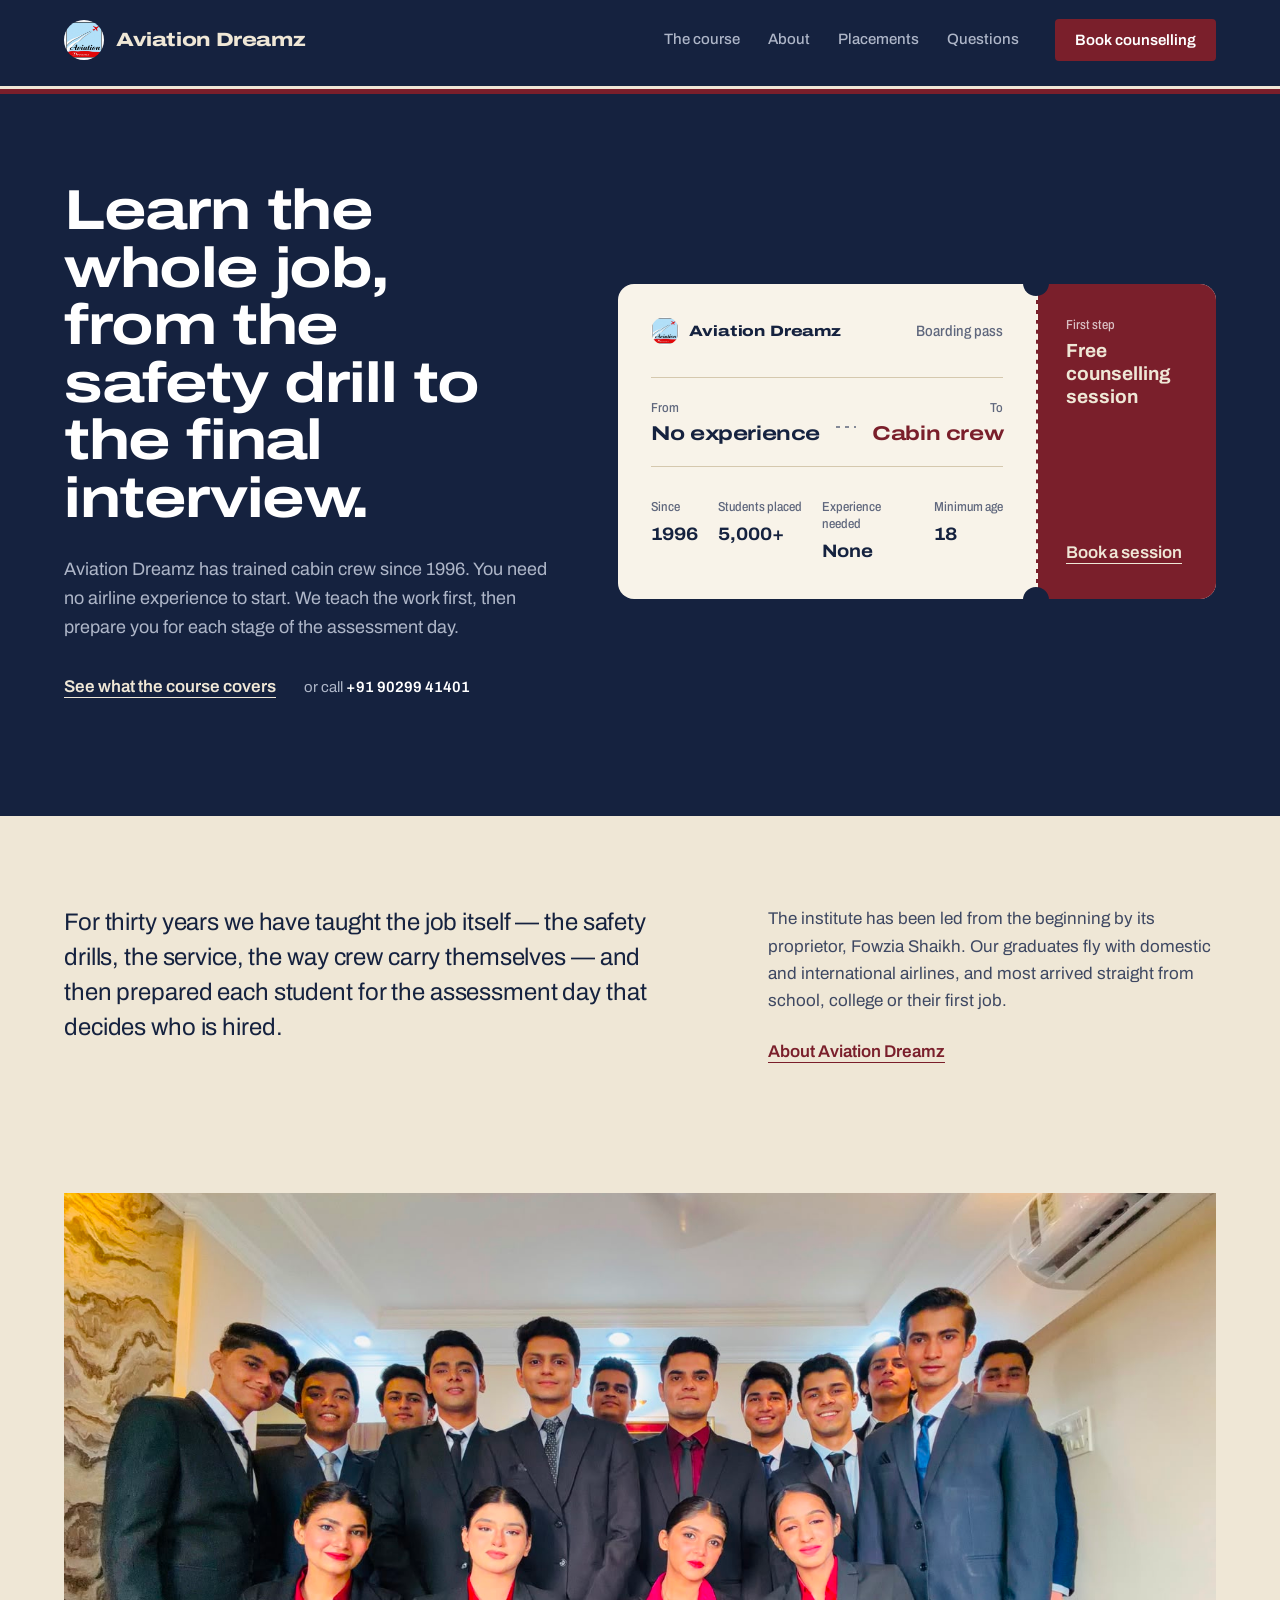
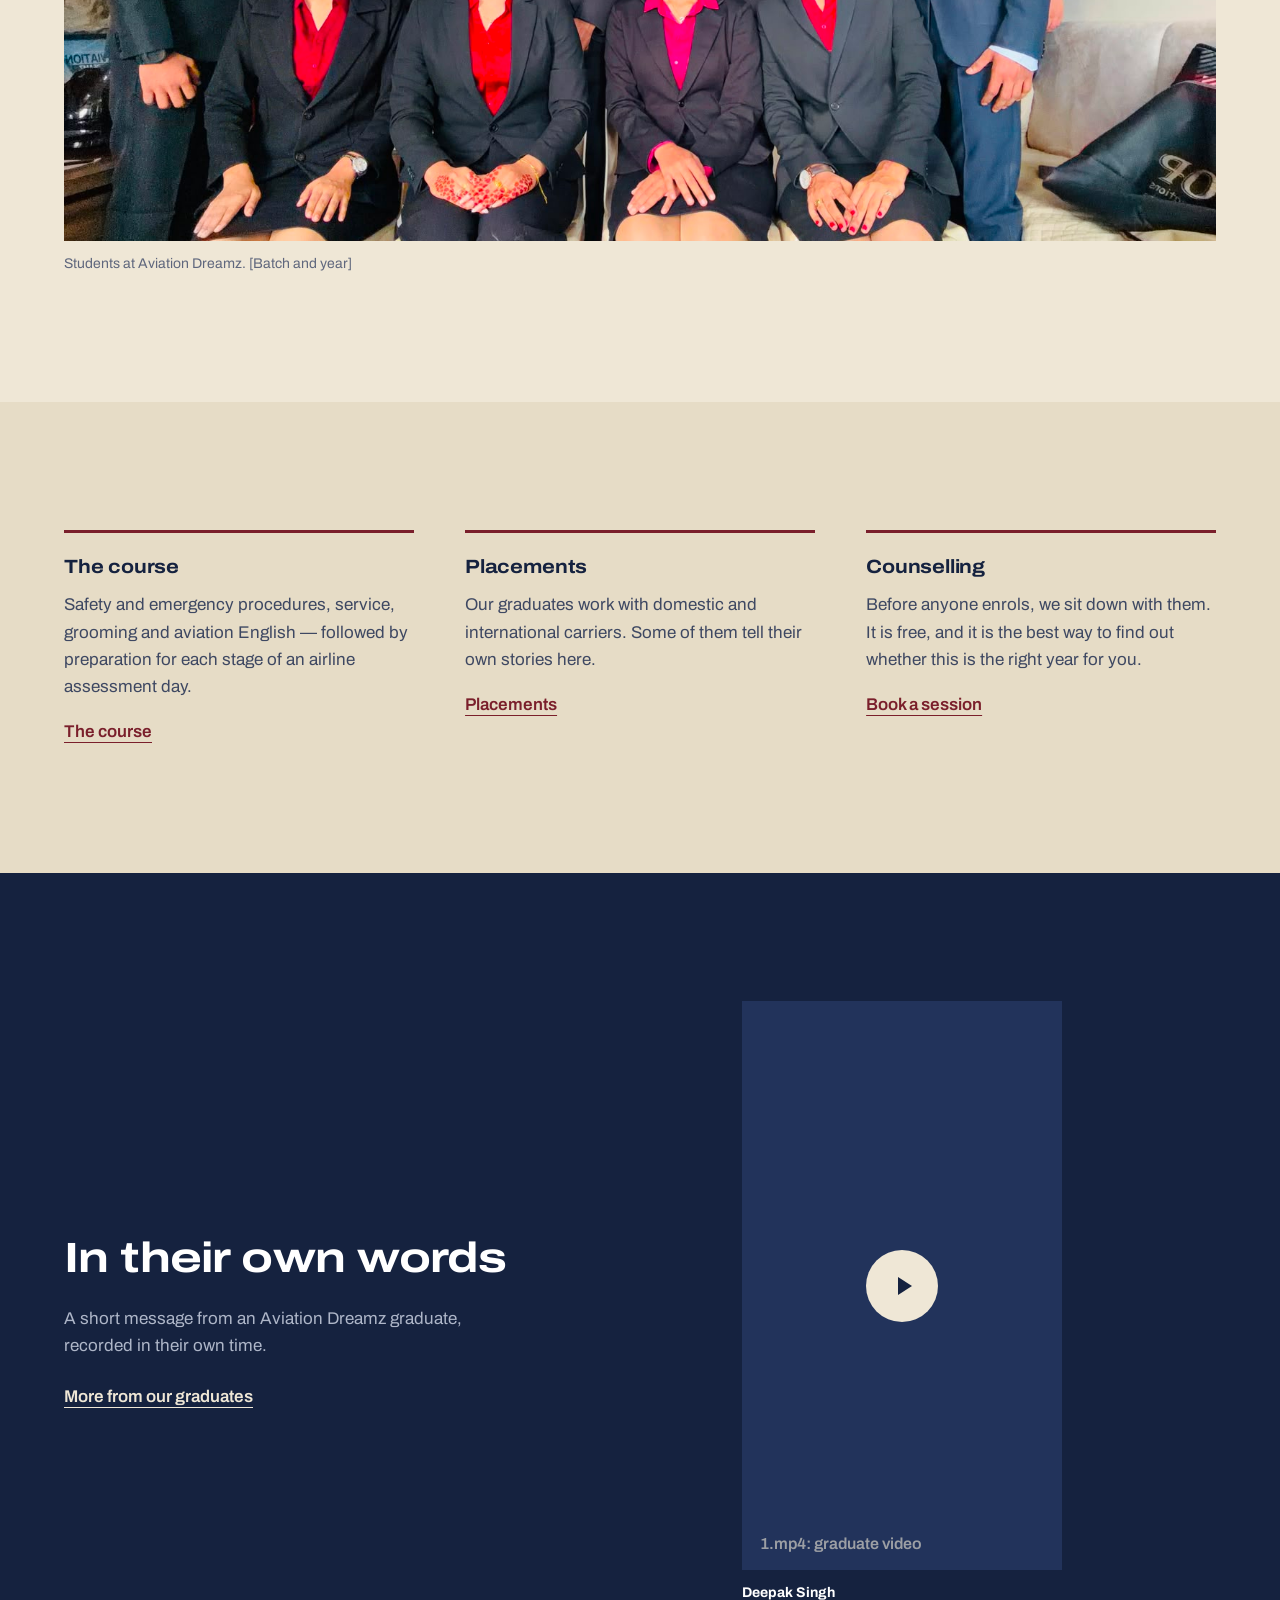
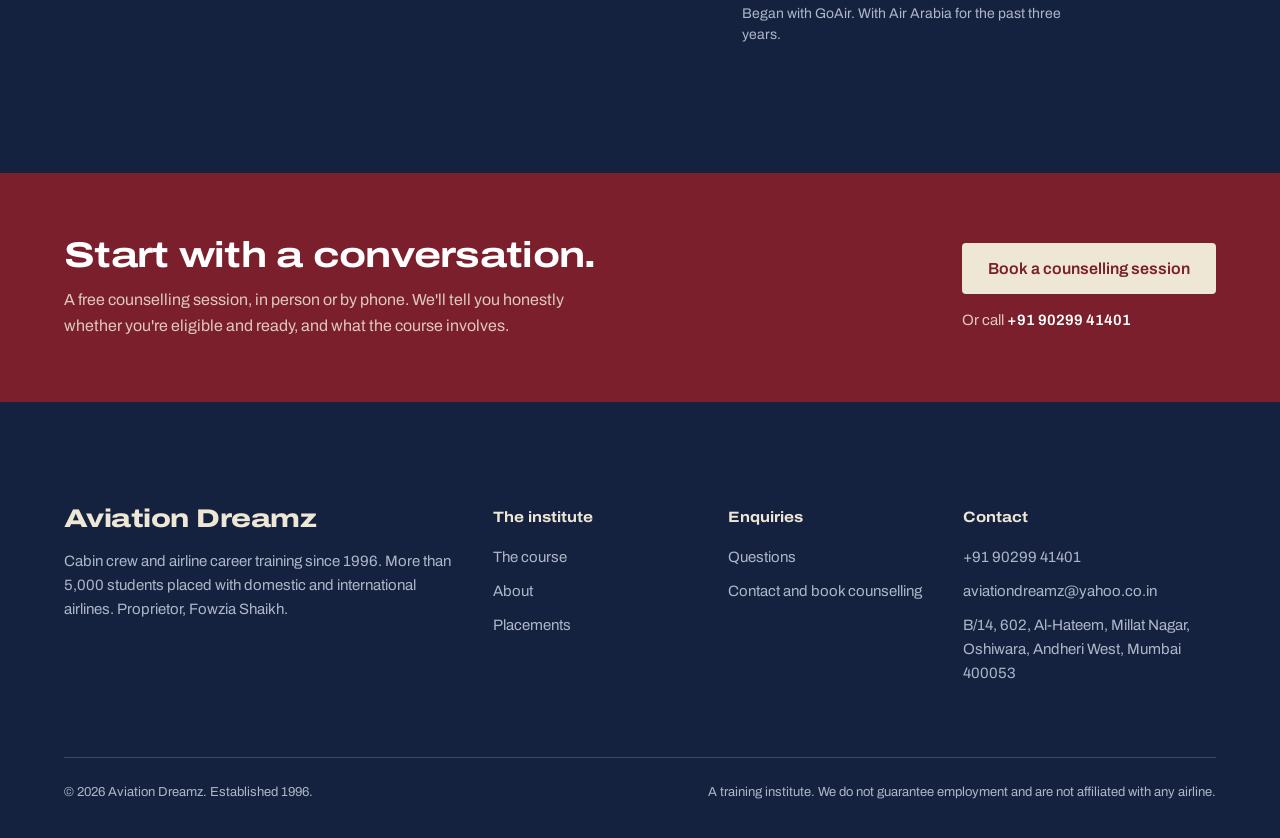
<file: index.html>
<!doctype html>
<html lang="en">
<head>
<meta charset="utf-8" />
<meta name="viewport" content="width=device-width, initial-scale=1" />
<title>Aviation Dreamz — Cabin Crew Training Since 1996</title>
<meta name="description" content="Cabin crew and airline career training since 1996. More than 5,000 students placed with domestic and international airlines." />
<link rel="icon" href="ad.jpeg" />
<link rel="preconnect" href="https://fonts.googleapis.com" />
<link rel="preconnect" href="https://fonts.gstatic.com" crossorigin />
<link href="https://fonts.googleapis.com/css2?family=Archivo:wdth,wght@62..125,400..800&display=swap" rel="stylesheet" />
<link rel="stylesheet" href="styles.css" />
</head>
<body>
<a class="skip" href="#main">Skip to content</a>

<header class="hdr cheat">
  <div class="hdr-in">
    <a class="brand" href="index.html" aria-current="page">
      <img src="ad.jpeg" alt="" width="44" height="44" />
      <span>Aviation Dreamz</span>
    </a>
    <nav class="nav" id="site-nav" aria-label="Main">
      <a href="course.html">The course</a>
      <a href="about.html">About</a>
      <a href="placements.html">Placements</a>
      <a href="faq.html">Questions</a>
    </nav>
    <a class="btn" href="contact.html">Book counselling</a>
    <button class="menu-btn" type="button" aria-controls="site-nav" aria-expanded="false">Menu</button>
  </div>
</header>

<main id="main">
<section class="hero navy">
  <div class="wrap hero-in">
    <div class="hero-copy">
      <h1>Learn the whole job, from the safety drill to the final interview.</h1>
      <p>Aviation Dreamz has trained cabin crew since 1996. You need no airline experience to
        start. We teach the work first, then prepare you for each stage of the assessment day.</p>
      <div class="hero-acts">
        <a class="more" href="course.html">See what the course covers</a>
        <small>or call <a href="tel:+919029941401">+91 90299 41401</a></small>
      </div>
    </div>

    <article class="pass" aria-label="Your route with Aviation Dreamz">
      <div class="pass-main">
        <div class="pass-head">
          <img src="ad.jpeg" alt="" width="28" height="28" />
          <span>Aviation Dreamz</span>
          <span class="kind">Boarding pass</span>
        </div>
        <div class="pass-route">
          <div><span class="k">From</span><span class="v">No experience</span></div>
          <svg viewBox="0 0 200 22" preserveAspectRatio="none" aria-hidden="true">
            <line x1="0" y1="11" x2="200" y2="11" stroke="currentColor" stroke-width="1.5" stroke-dasharray="4 5" vector-effect="non-scaling-stroke" />
          </svg>
          <div class="to"><span class="k">To</span><span class="v flap" data-flap>Cabin crew</span></div>
        </div>
        <dl class="pass-fields">
          <div><dt class="k">Since</dt><dd>1996</dd></div>
          <div><dt class="k">Students placed</dt><dd>5,000+</dd></div>
          <div><dt class="k">Experience needed</dt><dd>None</dd></div>
          <div><dt class="k">Minimum age</dt><dd>18</dd></div>
        </dl>
      </div>
      <a class="pass-stub" href="contact.html">
        <span><span class="k">First step</span><span class="v">Free counselling session</span></span>
        <span class="go">Book a session</span>
      </a>
    </article>
  </div>
</section>

<section class="flush-top">
  <div class="wrap cols rev">
    <p class="lead">For thirty years we have taught the job itself — the safety drills, the
      service, the way crew carry themselves — and then prepared each student for the
      assessment day that decides who is hired.</p>
    <div class="stack">
      <p class="muted">The institute has been led from the beginning by its proprietor, Fowzia
        Shaikh. Our graduates fly with domestic and international airlines, and most arrived
        straight from school, college or their first job.</p>
      <p><a class="more" href="about.html">About Aviation Dreamz</a></p>
    </div>
  </div>
</section>

<section class="flush-top">
  <div class="wrap">
    <figure>
    <div class="media r-wide">
      <img src="images/1.jpeg" alt="A batch of Aviation Dreamz students in formal dress" />
      <span class="note">1.jpeg: a batch of students, landscape</span>
    </div>
    <figcaption>Students at Aviation Dreamz. [Batch and year]</figcaption>
  </figure>
  </div>
</section>

<section class="bg-2">
  <div class="wrap trio">
    <div>
      <h3>The course</h3>
      <p>Safety and emergency procedures, service, grooming and aviation English — followed by
        preparation for each stage of an airline assessment day.</p>
      <a class="more" href="course.html">The course</a>
    </div>
    <div>
      <h3>Placements</h3>
      <p>Our graduates work with domestic and international carriers. Some of them tell their
        own stories here.</p>
      <a class="more" href="placements.html">Placements</a>
    </div>
    <div>
      <h3>Counselling</h3>
      <p>Before anyone enrols, we sit down with them. It is free, and it is the best way to find
        out whether this is the right year for you.</p>
      <a class="more" href="contact.html">Book a session</a>
    </div>
  </div>
</section>

<section class="navy">
  <div class="wrap cols mid">
    <div class="stack">
      <h2>In their own words</h2>
      <p class="muted">A short message from an Aviation Dreamz graduate, recorded in their own time.</p>
      <p><a class="more" href="placements.html">More from our graduates</a></p>
    </div>
    <div class="reels" style="--n: 1; width: min(100%, 320px); justify-self: center">
      <figure>
        <div class="media r-reel">
          <video src="images/1.mp4#t=0.5" title="Deepak Singh, Aviation Dreamz graduate" controls preload="metadata" playsinline></video>
          <span class="playmark" aria-hidden="true"></span>
          <span class="note">1.mp4: graduate video</span>
        </div>
        <figcaption><b>Deepak Singh</b>Began with GoAir. With Air Arabia for the past three years.</figcaption>
      </figure>
    </div>
  </div>
</section>

<section class="closing maroon">
  <div class="wrap">
    <div>
      <div>
        <h2>Start with a conversation.</h2>
        <p>A free counselling session, in person or by phone. We'll tell you honestly whether you're eligible and ready, and what the course involves.</p>
      </div>
      <div class="acts">
        <a class="btn btn-light" href="contact.html">Book a counselling session</a>
        <small>Or call <a href="tel:+919029941401">+91 90299 41401</a></small>
      </div>
    </div>
  </div>
</section>
</main>

<footer class="ftr">
  <div class="wrap">
    <div class="ftr-top">
      <div>
        <div class="ftr-name">Aviation Dreamz</div>
        <p>Cabin crew and airline career training since 1996. More than 5,000 students placed
          with domestic and international airlines. Proprietor, Fowzia Shaikh.</p>
      </div>
      <div>
        <h4>The institute</h4>
        <ul>
          <li><a href="course.html">The course</a></li>
          <li><a href="about.html">About</a></li>
          <li><a href="placements.html">Placements</a></li>
        </ul>
      </div>
      <div>
        <h4>Enquiries</h4>
        <ul>
          <li><a href="faq.html">Questions</a></li>
          <li><a href="contact.html">Contact and book counselling</a></li>
        </ul>
      </div>
      <div>
        <h4>Contact</h4>
        <ul>
          <li><a href="tel:+919029941401">+91 90299 41401</a></li>
          <li><a href="mailto:aviationdreamz@yahoo.co.in">aviationdreamz@yahoo.co.in</a></li>
          <li>B/14, 602, Al-Hateem, Millat Nagar, Oshiwara, Andheri West, Mumbai 400053</li>
        </ul>
      </div>
    </div>
    <div class="ftr-base">
      <span>© 2026 Aviation Dreamz. Established 1996.</span>
      <span>A training institute. We do not guarantee employment and are not affiliated with any airline.</span>
    </div>
  </div>
</footer>

<script src="site.js"></script>
</body>
</html>
</file>
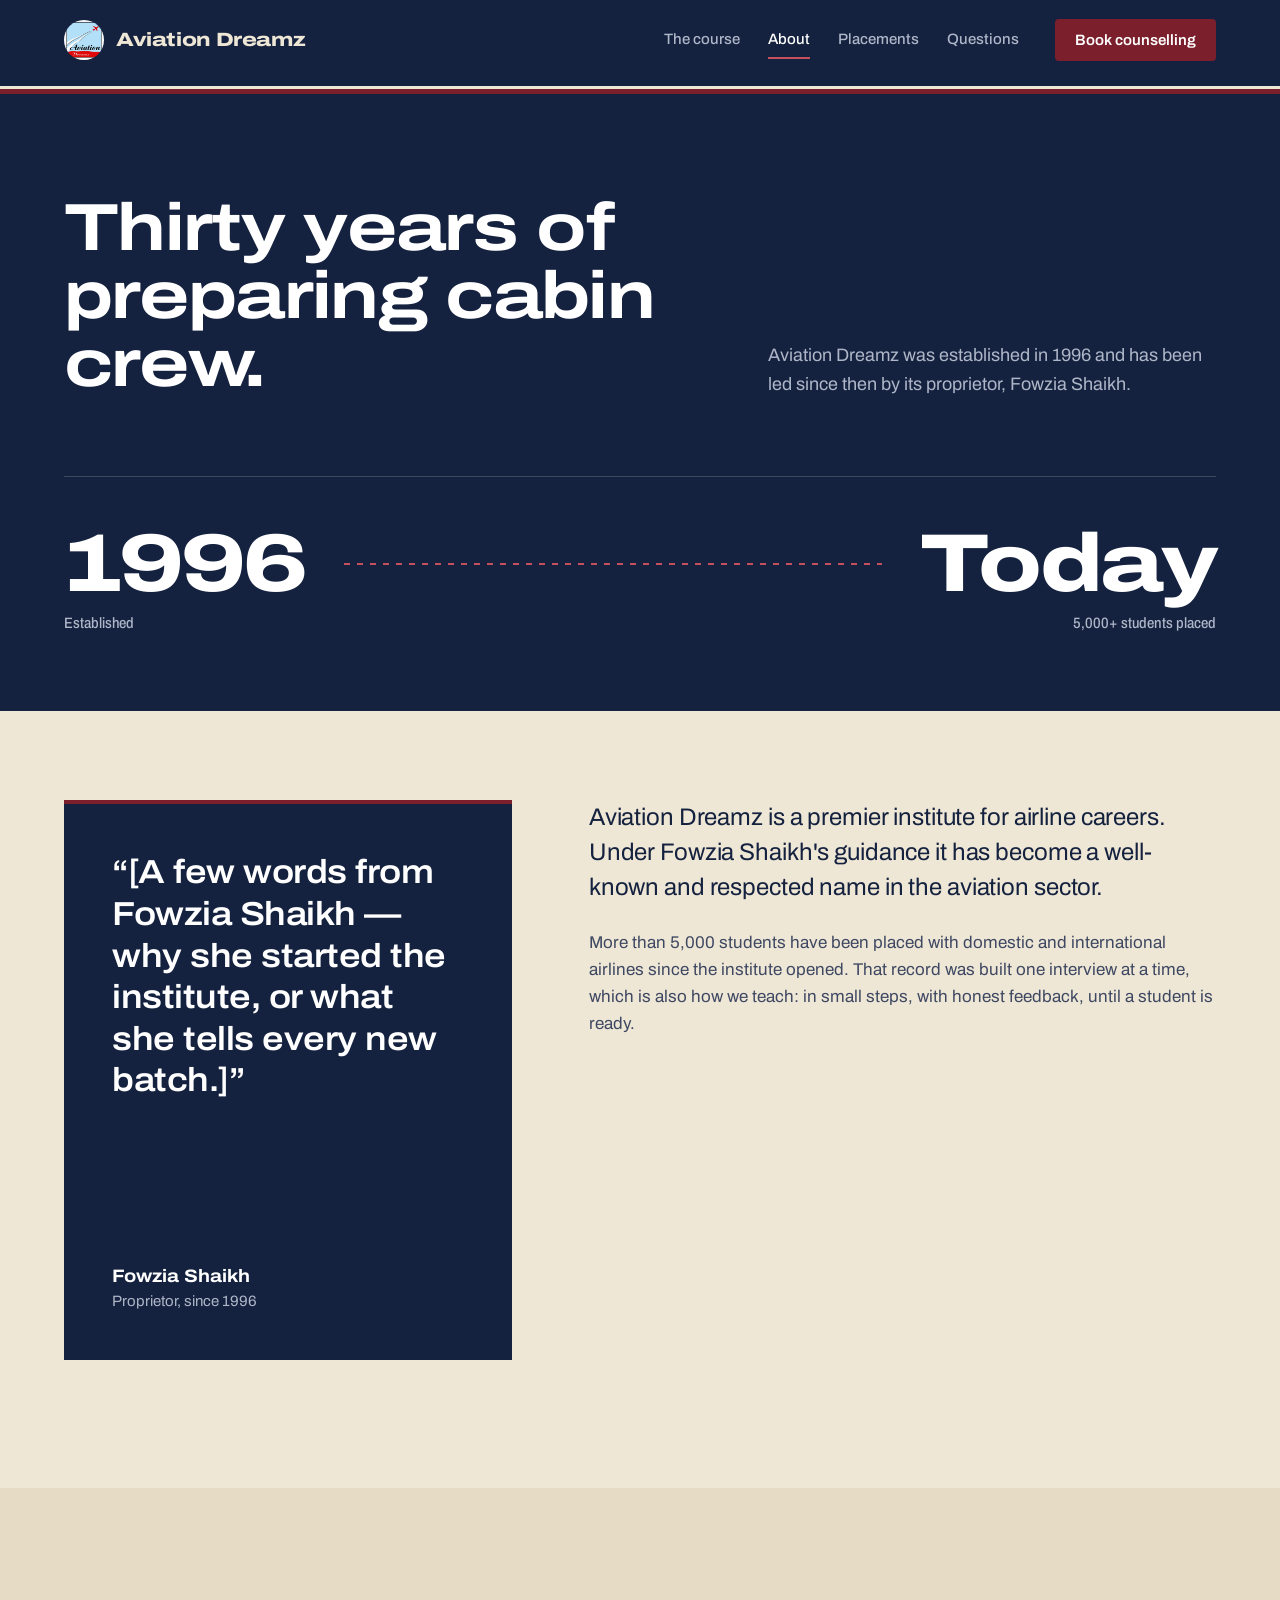
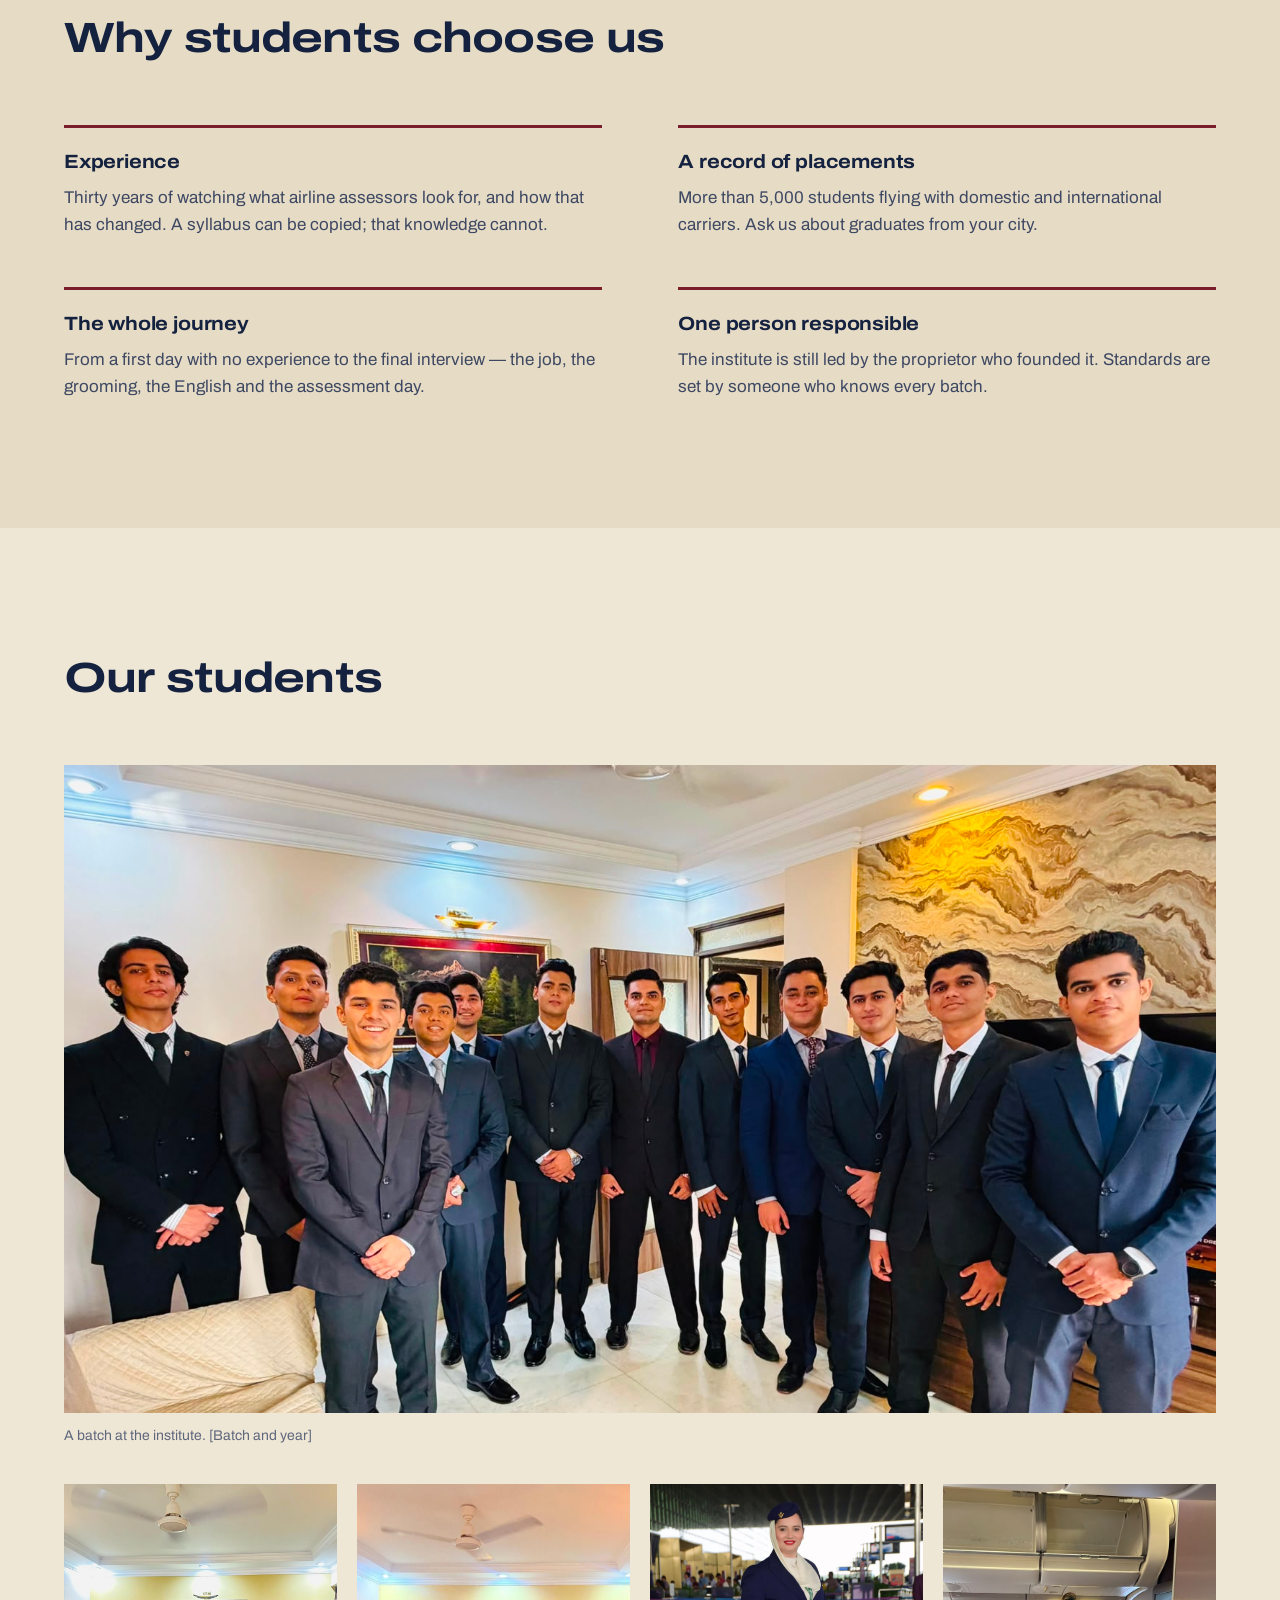
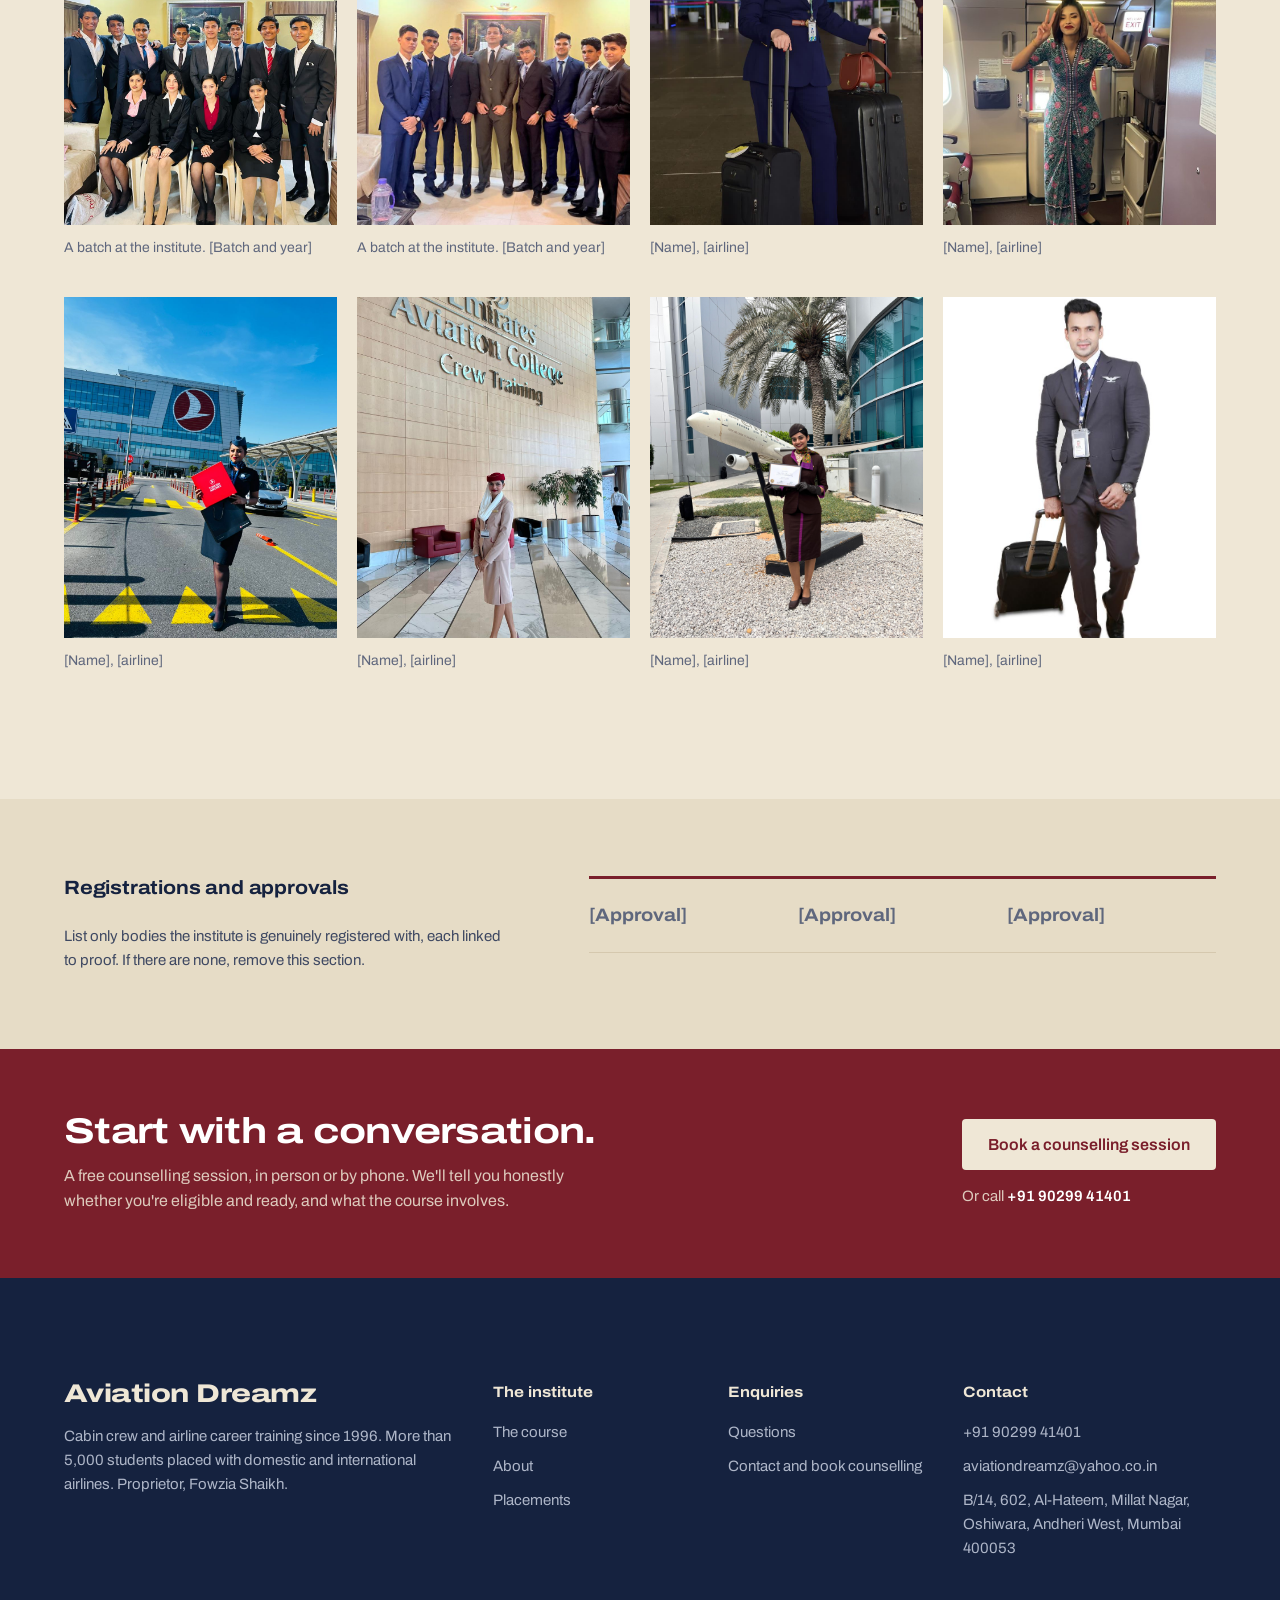
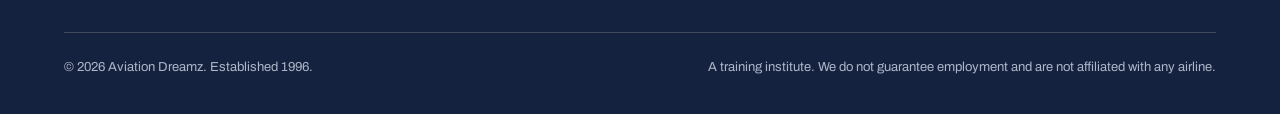
<file: about.html>
<!doctype html>
<html lang="en">
<head>
<meta charset="utf-8" />
<meta name="viewport" content="width=device-width, initial-scale=1" />
<title>About — Aviation Dreamz</title>
<meta name="description" content="Established in 1996 and led by proprietor Fowzia Shaikh, Aviation Dreamz has placed more than 5,000 students with airlines." />
<link rel="icon" href="ad.jpeg" />
<link rel="preconnect" href="https://fonts.googleapis.com" />
<link rel="preconnect" href="https://fonts.gstatic.com" crossorigin />
<link href="https://fonts.googleapis.com/css2?family=Archivo:wdth,wght@62..125,400..800&display=swap" rel="stylesheet" />
<link rel="stylesheet" href="styles.css" />
</head>
<body>
<a class="skip" href="#main">Skip to content</a>

<header class="hdr cheat">
  <div class="hdr-in">
    <a class="brand" href="index.html">
      <img src="ad.jpeg" alt="" width="44" height="44" />
      <span>Aviation Dreamz</span>
    </a>
    <nav class="nav" id="site-nav" aria-label="Main">
      <a href="course.html">The course</a>
      <a href="about.html" aria-current="page">About</a>
      <a href="placements.html">Placements</a>
      <a href="faq.html">Questions</a>
    </nav>
    <a class="btn" href="contact.html">Book counselling</a>
    <button class="menu-btn" type="button" aria-controls="site-nav" aria-expanded="false">Menu</button>
  </div>
</header>

<main id="main">
<section class="opening navy">
  <div class="wrap">
    <h1>Thirty years of preparing cabin crew.</h1>
    <p>Aviation Dreamz was established in 1996 and has been led since then by its proprietor, Fowzia Shaikh.</p>
  </div>
  <div class="wrap">
    <div class="since" aria-label="From 1996, when the institute was established, to today, with more than 5,000 students placed">
      <div><span class="yr">1996</span><span class="k">Established</span></div>
      <svg viewBox="0 0 200 22" preserveAspectRatio="none" aria-hidden="true">
        <line x1="0" y1="11" x2="200" y2="11" stroke="currentColor" stroke-width="2" stroke-dasharray="6 7" vector-effect="non-scaling-stroke" />
      </svg>
      <div class="now"><span class="yr">Today</span><span class="k">5,000+ students placed</span></div>
    </div>
  </div>
</section>

<section class="flush-top">
  <div class="wrap cols">
    <figure class="signed navy">
      <blockquote class="pull">“[A few words from Fowzia Shaikh — why she started the institute, or what she tells every new batch.]”</blockquote>
      <figcaption><b>Fowzia Shaikh</b>Proprietor, since 1996</figcaption>
    </figure>
    <div class="stack">
      <p class="lead">Aviation Dreamz is a premier institute for airline careers. Under Fowzia
        Shaikh's guidance it has become a well-known and respected name in the aviation sector.</p>
      <p class="muted">More than 5,000 students have been placed with domestic and international
        airlines since the institute opened. That record was built one interview at a time,
        which is also how we teach: in small steps, with honest feedback, until a student is
        ready.</p>
    </div>
  </div>
</section>

<section class="bg-2">
  <div class="wrap">
    <h2 class="sec-head">Why students choose us</h2>
    <div class="quad">
      <div><h3>Experience</h3><p>Thirty years of watching what airline assessors look for, and
        how that has changed. A syllabus can be copied; that knowledge cannot.</p></div>
      <div><h3>A record of placements</h3><p>More than 5,000 students flying with domestic and
        international carriers. Ask us about graduates from your city.</p></div>
      <div><h3>The whole journey</h3><p>From a first day with no experience to the final
        interview — the job, the grooming, the English and the assessment day.</p></div>
      <div><h3>One person responsible</h3><p>The institute is still led by the proprietor who
        founded it. Standards are set by someone who knows every batch.</p></div>
    </div>
  </div>
</section>

<section>
  <div class="wrap">
    <h2 class="sec-head">Our students</h2>
    <figure>
    <div class="media r-wide">
      <img src="images/2.jpeg" alt="A batch of Aviation Dreamz students in formal dress" />
      <span class="note">2.jpeg</span>
    </div>
    <figcaption>A batch at the institute. [Batch and year]</figcaption>
  </figure>
    <div class="row4" style="margin-top: clamp(24px, 3vw, 40px)">
      <figure>
    <div class="media r-port">
      <img src="images/4.jpeg" alt="A batch of Aviation Dreamz students in formal dress" />
      <span class="note">4.jpeg</span>
    </div>
    <figcaption>A batch at the institute. [Batch and year]</figcaption>
  </figure>
      <figure>
    <div class="media r-port">
      <img src="images/11.jpeg" alt="A batch of Aviation Dreamz students in formal suits" />
      <span class="note">11.jpeg</span>
    </div>
    <figcaption>A batch at the institute. [Batch and year]</figcaption>
  </figure>
      <figure>
    <div class="media r-port">
      <img src="images/7.jpeg" alt="[Name], Aviation Dreamz graduate, [airline]" />
      <span class="note">7.jpeg</span>
    </div>
    <figcaption>[Name], [airline]</figcaption>
  </figure>
      <figure>
    <div class="media r-port">
      <img src="images/6.jpeg" alt="[Name], Aviation Dreamz graduate, [airline]" />
      <span class="note">6.jpeg</span>
    </div>
    <figcaption>[Name], [airline]</figcaption>
  </figure>
    </div>
    <div class="row4" style="margin-top: clamp(24px, 3vw, 40px)">
      <figure>
    <div class="media r-port">
      <img src="images/3.jpeg" alt="[Name], Aviation Dreamz graduate, [airline]" />
      <span class="note">3.jpeg</span>
    </div>
    <figcaption>[Name], [airline]</figcaption>
  </figure>
      <figure>
    <div class="media r-port">
      <img src="images/5.jpeg" alt="[Name], Aviation Dreamz graduate, [airline]" />
      <span class="note">5.jpeg</span>
    </div>
    <figcaption>[Name], [airline]</figcaption>
  </figure>
      <figure>
    <div class="media r-port">
      <img src="images/8.jpeg" alt="[Name], Aviation Dreamz graduate, [airline]" />
      <span class="note">8.jpeg</span>
    </div>
    <figcaption>[Name], [airline]</figcaption>
  </figure>
      <figure>
    <div class="media r-port">
      <img src="images/10.jpeg" alt="[Name], Aviation Dreamz graduate, [airline]" />
      <span class="note">10.jpeg</span>
    </div>
    <figcaption>[Name], [airline]</figcaption>
  </figure>
    </div>
  </div>
</section>

<section class="tight bg-2">
  <div class="wrap cols">
    <div class="stack">
      <h3>Registrations and approvals</h3>
      <p class="muted" style="font-size:0.9375rem">List only bodies the institute is genuinely
        registered with, each linked to proof. If there are none, remove this section.</p>
    </div>
    <ul class="names">
      <li>[Approval]</li>
      <li>[Approval]</li>
      <li>[Approval]</li>
    </ul>
  </div>
</section>

<section class="closing maroon">
  <div class="wrap">
    <div>
      <div>
        <h2>Start with a conversation.</h2>
        <p>A free counselling session, in person or by phone. We'll tell you honestly whether you're eligible and ready, and what the course involves.</p>
      </div>
      <div class="acts">
        <a class="btn btn-light" href="contact.html">Book a counselling session</a>
        <small>Or call <a href="tel:+919029941401">+91 90299 41401</a></small>
      </div>
    </div>
  </div>
</section>
</main>

<footer class="ftr">
  <div class="wrap">
    <div class="ftr-top">
      <div>
        <div class="ftr-name">Aviation Dreamz</div>
        <p>Cabin crew and airline career training since 1996. More than 5,000 students placed
          with domestic and international airlines. Proprietor, Fowzia Shaikh.</p>
      </div>
      <div>
        <h4>The institute</h4>
        <ul>
          <li><a href="course.html">The course</a></li>
          <li><a href="about.html">About</a></li>
          <li><a href="placements.html">Placements</a></li>
        </ul>
      </div>
      <div>
        <h4>Enquiries</h4>
        <ul>
          <li><a href="faq.html">Questions</a></li>
          <li><a href="contact.html">Contact and book counselling</a></li>
        </ul>
      </div>
      <div>
        <h4>Contact</h4>
        <ul>
          <li><a href="tel:+919029941401">+91 90299 41401</a></li>
          <li><a href="mailto:aviationdreamz@yahoo.co.in">aviationdreamz@yahoo.co.in</a></li>
          <li>B/14, 602, Al-Hateem, Millat Nagar, Oshiwara, Andheri West, Mumbai 400053</li>
        </ul>
      </div>
    </div>
    <div class="ftr-base">
      <span>© 2026 Aviation Dreamz. Established 1996.</span>
      <span>A training institute. We do not guarantee employment and are not affiliated with any airline.</span>
    </div>
  </div>
</footer>

<script src="site.js"></script>
</body>
</html>
</file>
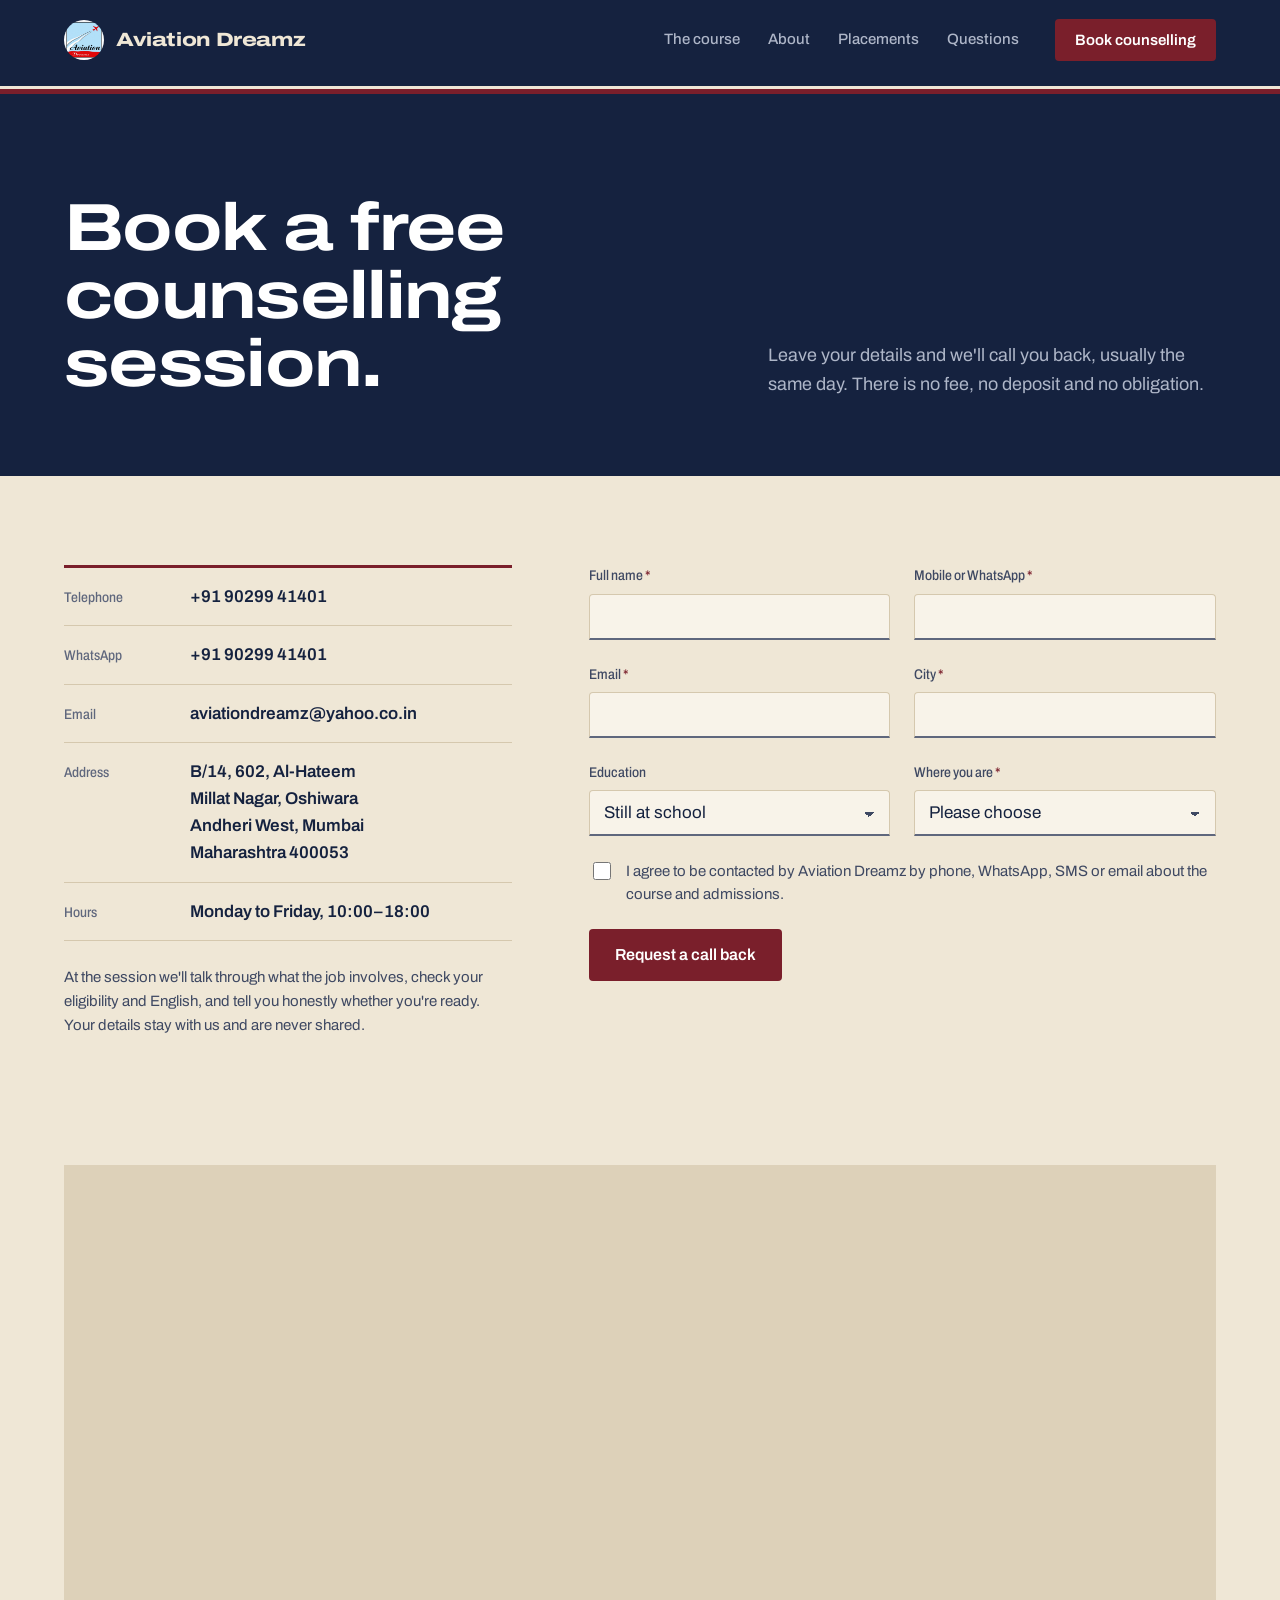
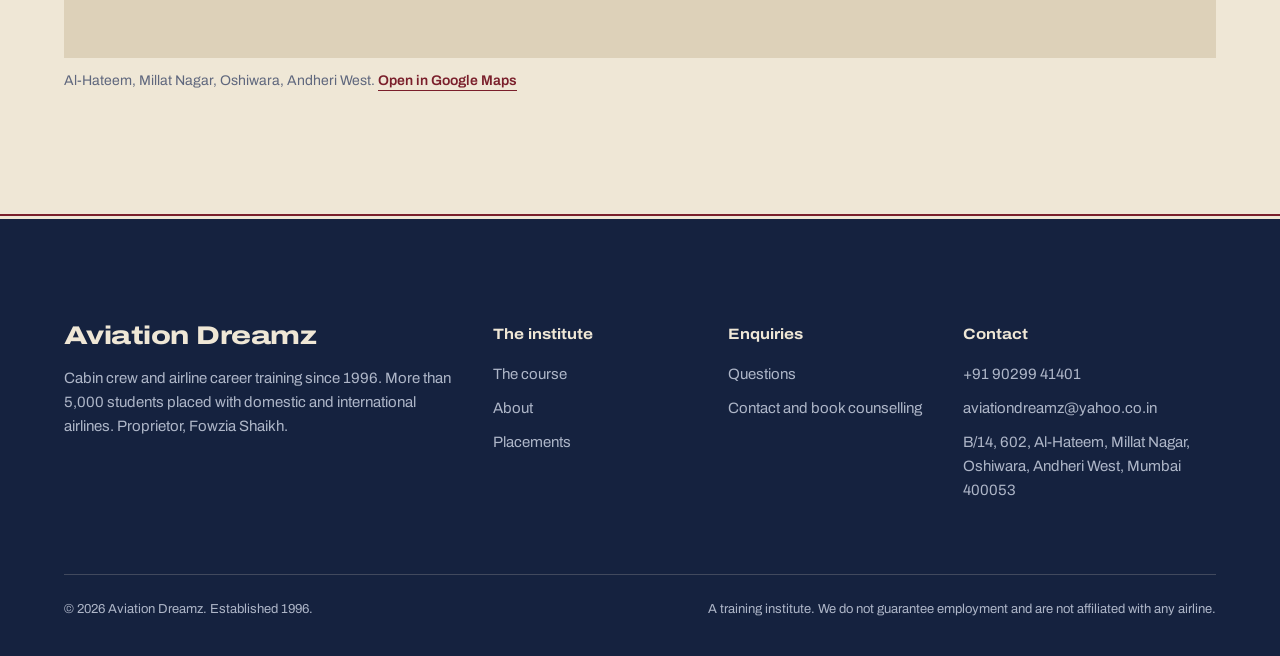
<file: contact.html>
<!doctype html>
<html lang="en">
<head>
<meta charset="utf-8" />
<meta name="viewport" content="width=device-width, initial-scale=1" />
<title>Contact — Aviation Dreamz</title>
<meta name="description" content="Book a free counselling session with Aviation Dreamz. We'll call you back, usually the same day." />
<link rel="icon" href="ad.jpeg" />
<link rel="preconnect" href="https://fonts.googleapis.com" />
<link rel="preconnect" href="https://fonts.gstatic.com" crossorigin />
<link href="https://fonts.googleapis.com/css2?family=Archivo:wdth,wght@62..125,400..800&display=swap" rel="stylesheet" />
<link rel="stylesheet" href="styles.css" />
</head>
<body>
<a class="skip" href="#main">Skip to content</a>

<header class="hdr cheat">
  <div class="hdr-in">
    <a class="brand" href="index.html">
      <img src="ad.jpeg" alt="" width="44" height="44" />
      <span>Aviation Dreamz</span>
    </a>
    <nav class="nav" id="site-nav" aria-label="Main">
      <a href="course.html">The course</a>
      <a href="about.html">About</a>
      <a href="placements.html">Placements</a>
      <a href="faq.html">Questions</a>
    </nav>
    <a class="btn" href="contact.html" aria-current="page">Book counselling</a>
    <button class="menu-btn" type="button" aria-controls="site-nav" aria-expanded="false">Menu</button>
  </div>
</header>

<main id="main">
<section class="opening navy">
  <div class="wrap">
    <div>
      <h1>Book a free counselling session.</h1>
    </div>
    <p>Leave your details and we'll call you back, usually the same day. There is no fee, no deposit and no obligation.</p>
  </div>
</section>

<section class="flush-top">
  <div class="wrap cols">
    <div class="stack">
      <dl class="contact-list">
        <div><dt>Telephone</dt><dd><a href="tel:+919029941401">+91 90299 41401</a></dd></div>
        <div><dt>WhatsApp</dt><dd><a href="https://wa.me/919029941401">+91 90299 41401</a></dd></div>
        <div><dt>Email</dt><dd><a href="mailto:aviationdreamz@yahoo.co.in">aviationdreamz@yahoo.co.in</a></dd></div>
        <div><dt>Address</dt><dd>B/14, 602, Al-Hateem<br />Millat Nagar, Oshiwara<br />Andheri West, Mumbai<br />Maharashtra 400053</dd></div>
        <div><dt>Hours</dt><dd>Monday to Friday, 10:00–18:00</dd></div>
      </dl>
      <p class="muted" style="font-size:0.9375rem">At the session we'll talk through what the job
        involves, check your eligibility and English, and tell you honestly whether you're ready.
        Your details stay with us and are never shared.</p>
    </div>

    <form class="form" id="enquiryForm" novalidate>
      <div class="form-live">
        <div class="form-row">
          <div class="field" id="f-name">
            <label for="name">Full name <span class="req">*</span></label>
            <input id="name" name="name" type="text" autocomplete="name" required aria-describedby="e-name" />
            <span class="err" id="e-name">Please tell us your name.</span>
          </div>
          <div class="field" id="f-phone">
            <label for="phone">Mobile or WhatsApp <span class="req">*</span></label>
            <input id="phone" name="phone" type="tel" autocomplete="tel" required aria-describedby="e-phone" />
            <span class="err" id="e-phone">We need a number to call you back on.</span>
          </div>
        </div>
        <div class="form-row">
          <div class="field" id="f-email">
            <label for="email">Email <span class="req">*</span></label>
            <input id="email" name="email" type="email" autocomplete="email" required aria-describedby="e-email" />
            <span class="err" id="e-email">Please add an email we can reply to.</span>
          </div>
          <div class="field" id="f-city">
            <label for="city">City <span class="req">*</span></label>
            <input id="city" name="city" type="text" autocomplete="address-level2" required aria-describedby="e-city" />
            <span class="err" id="e-city">Which city are you in?</span>
          </div>
        </div>
        <div class="form-row">
          <div class="field">
            <label for="qualification">Education</label>
            <select id="qualification" name="qualification">
              <option>Still at school</option>
              <option>School complete</option>
              <option>At college or university</option>
              <option>Graduate</option>
              <option>Postgraduate</option>
            </select>
          </div>
          <div class="field" id="f-stage">
            <label for="stage">Where you are <span class="req">*</span></label>
            <select id="stage" name="stage" required aria-describedby="e-stage">
              <option value="">Please choose</option>
              <option>Just starting to look into it</option>
              <option>Ready to enrol</option>
              <option>Applied before and was turned down</option>
              <option>Already cabin crew, changing airline</option>
            </select>
            <span class="err" id="e-stage">Choose whichever is closest.</span>
          </div>
        </div>
        <label class="consent" id="f-consent">
          <input type="checkbox" id="consent" name="consent" />
          <span>I agree to be contacted by Aviation Dreamz by phone, WhatsApp, SMS or email about
            the course and admissions.</span>
        </label>
        <p class="form-status" id="status" role="status" aria-live="polite"></p>
        <button class="btn" type="submit">Request a call back</button>
      </div>
      <div class="sent" id="sent">
        <h2>Thank you.</h2>
        <p>We'll call you back, usually the same day and always within 24 hours. There is nothing
          to prepare and nothing to pay.</p>
        <p class="recap" id="recap"></p>
      </div>
    </form>
  </div>
</section>

<section class="flush-top">
  <div class="wrap">
    <figure>
      <div class="media r-pano">
        <iframe src="https://www.google.com/maps?q=Al-Hateem%2C%20Millat%20Nagar%2C%20Oshiwara%2C%20Andheri%20West%2C%20Mumbai%20400053&output=embed" title="Map to Aviation Dreamz, Oshiwara, Andheri West" loading="lazy" referrerpolicy="no-referrer-when-downgrade"></iframe>
        <span class="note">Map of the institute</span>
      </div>
      <figcaption>Al-Hateem, Millat Nagar, Oshiwara, Andheri West. <a class="more" href="https://www.google.com/maps/search/?api=1&amp;query=Al-Hateem%2C%20Millat%20Nagar%2C%20Oshiwara%2C%20Andheri%20West%2C%20Mumbai%20400053">Open in Google Maps</a></figcaption>
    </figure>
  </div>
</section>
</main>

<footer class="ftr">
  <div class="wrap">
    <div class="ftr-top">
      <div>
        <div class="ftr-name">Aviation Dreamz</div>
        <p>Cabin crew and airline career training since 1996. More than 5,000 students placed
          with domestic and international airlines. Proprietor, Fowzia Shaikh.</p>
      </div>
      <div>
        <h4>The institute</h4>
        <ul>
          <li><a href="course.html">The course</a></li>
          <li><a href="about.html">About</a></li>
          <li><a href="placements.html">Placements</a></li>
        </ul>
      </div>
      <div>
        <h4>Enquiries</h4>
        <ul>
          <li><a href="faq.html">Questions</a></li>
          <li><a href="contact.html">Contact and book counselling</a></li>
        </ul>
      </div>
      <div>
        <h4>Contact</h4>
        <ul>
          <li><a href="tel:+919029941401">+91 90299 41401</a></li>
          <li><a href="mailto:aviationdreamz@yahoo.co.in">aviationdreamz@yahoo.co.in</a></li>
          <li>B/14, 602, Al-Hateem, Millat Nagar, Oshiwara, Andheri West, Mumbai 400053</li>
        </ul>
      </div>
    </div>
    <div class="ftr-base">
      <span>© 2026 Aviation Dreamz. Established 1996.</span>
      <span>A training institute. We do not guarantee employment and are not affiliated with any airline.</span>
    </div>
  </div>
</footer>

<script src="site.js"></script>
</body>
</html>
</file>
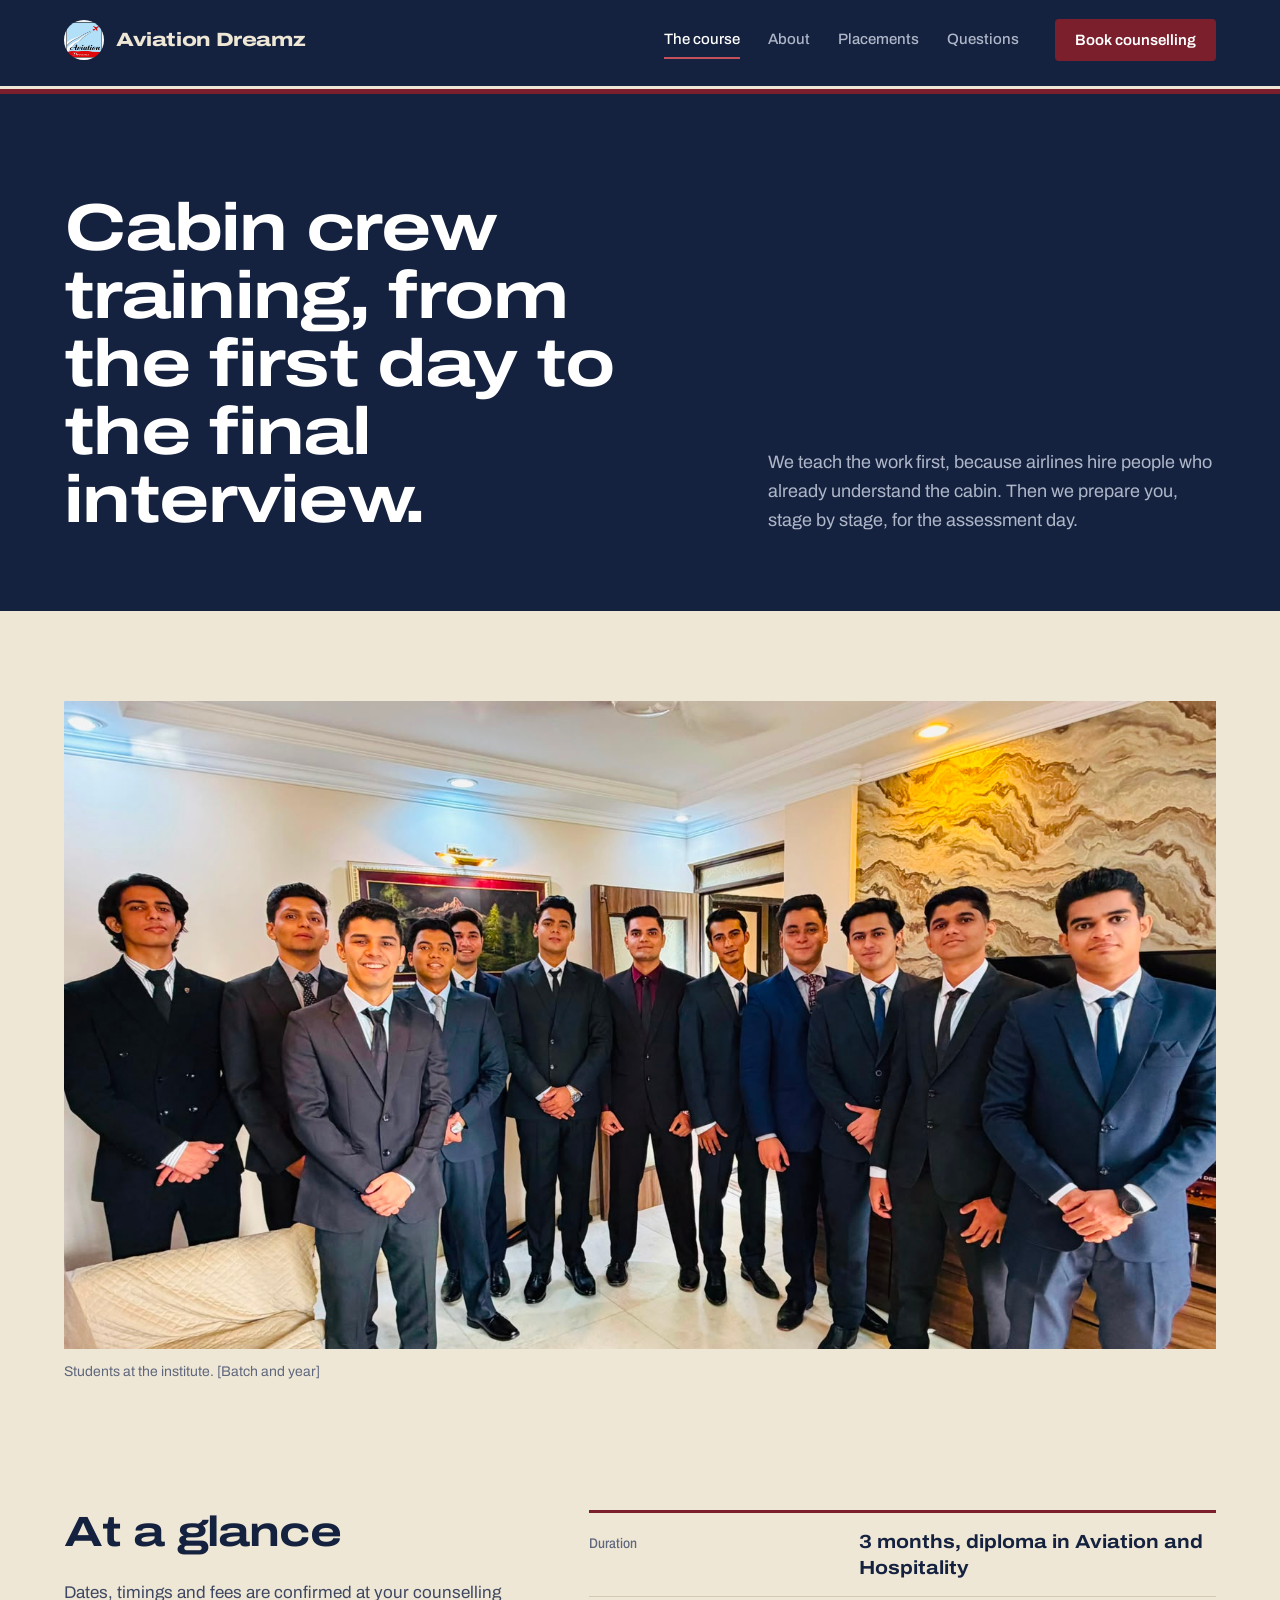
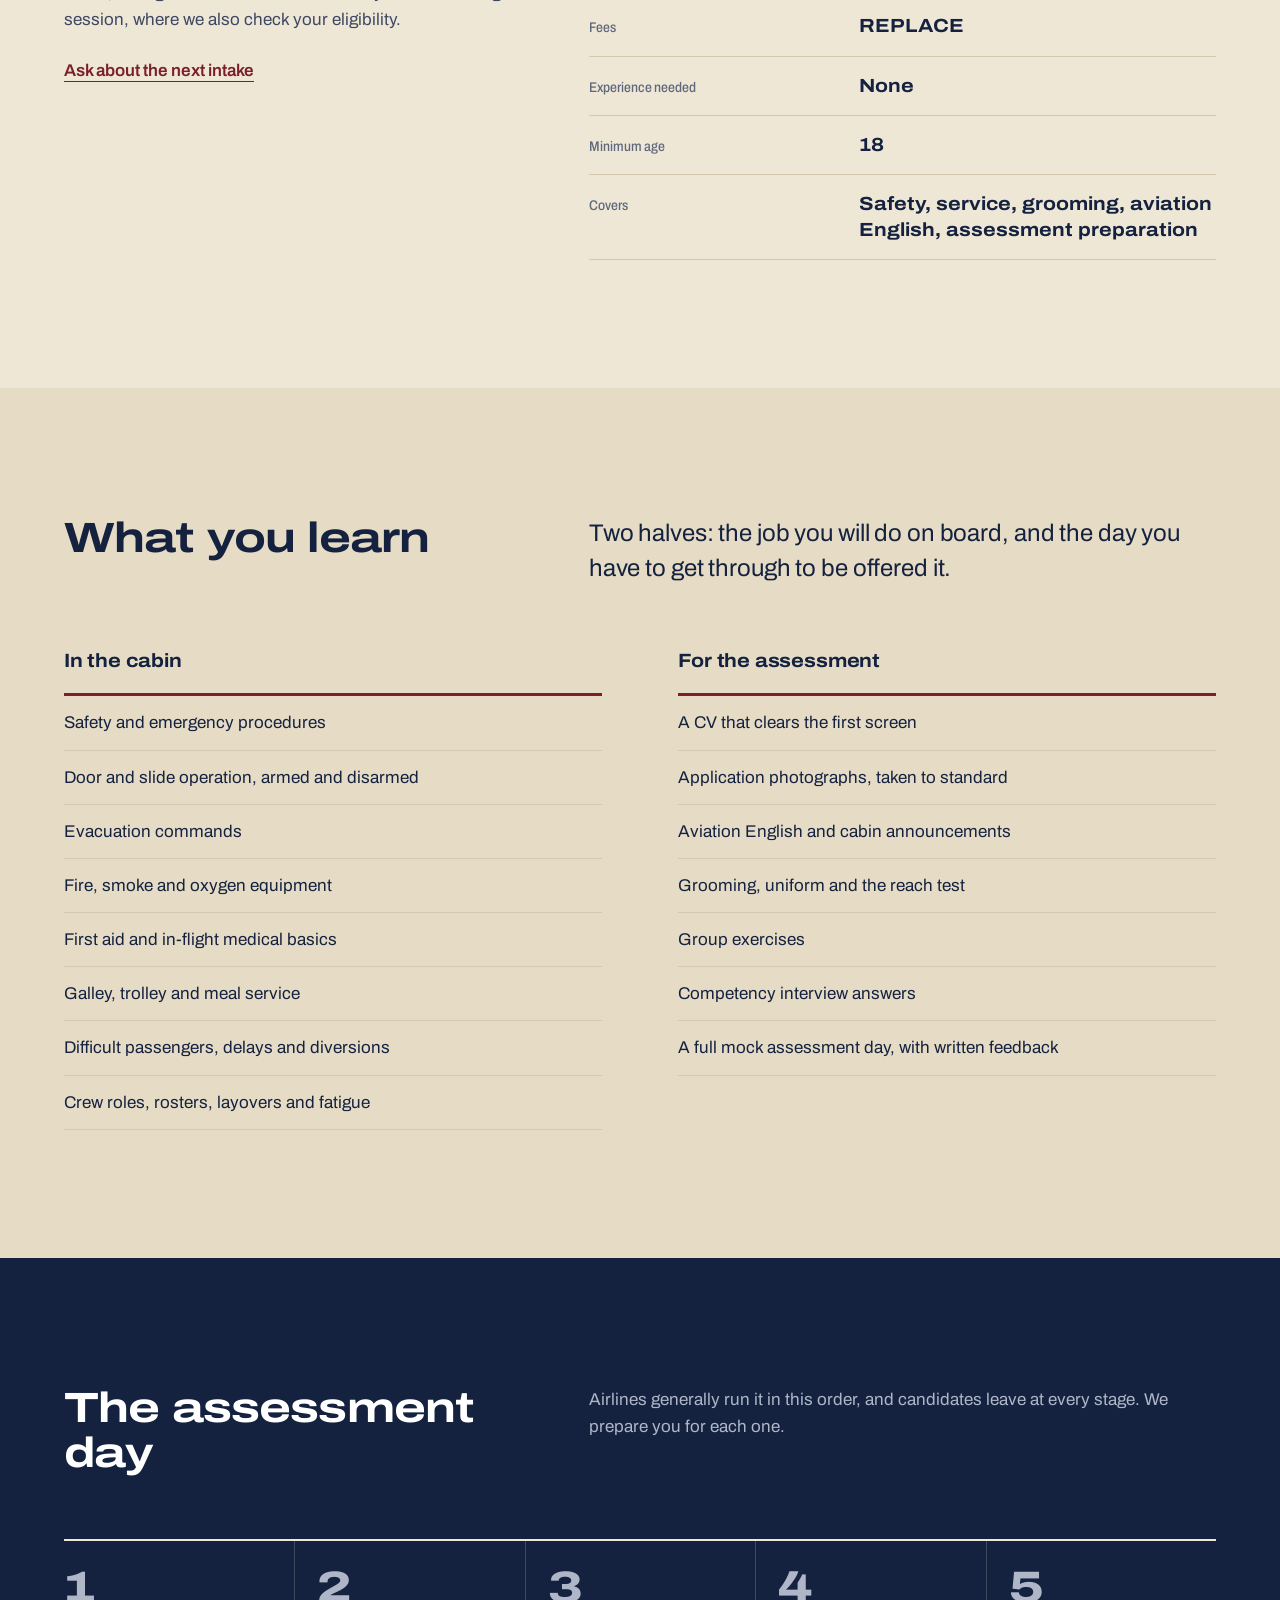
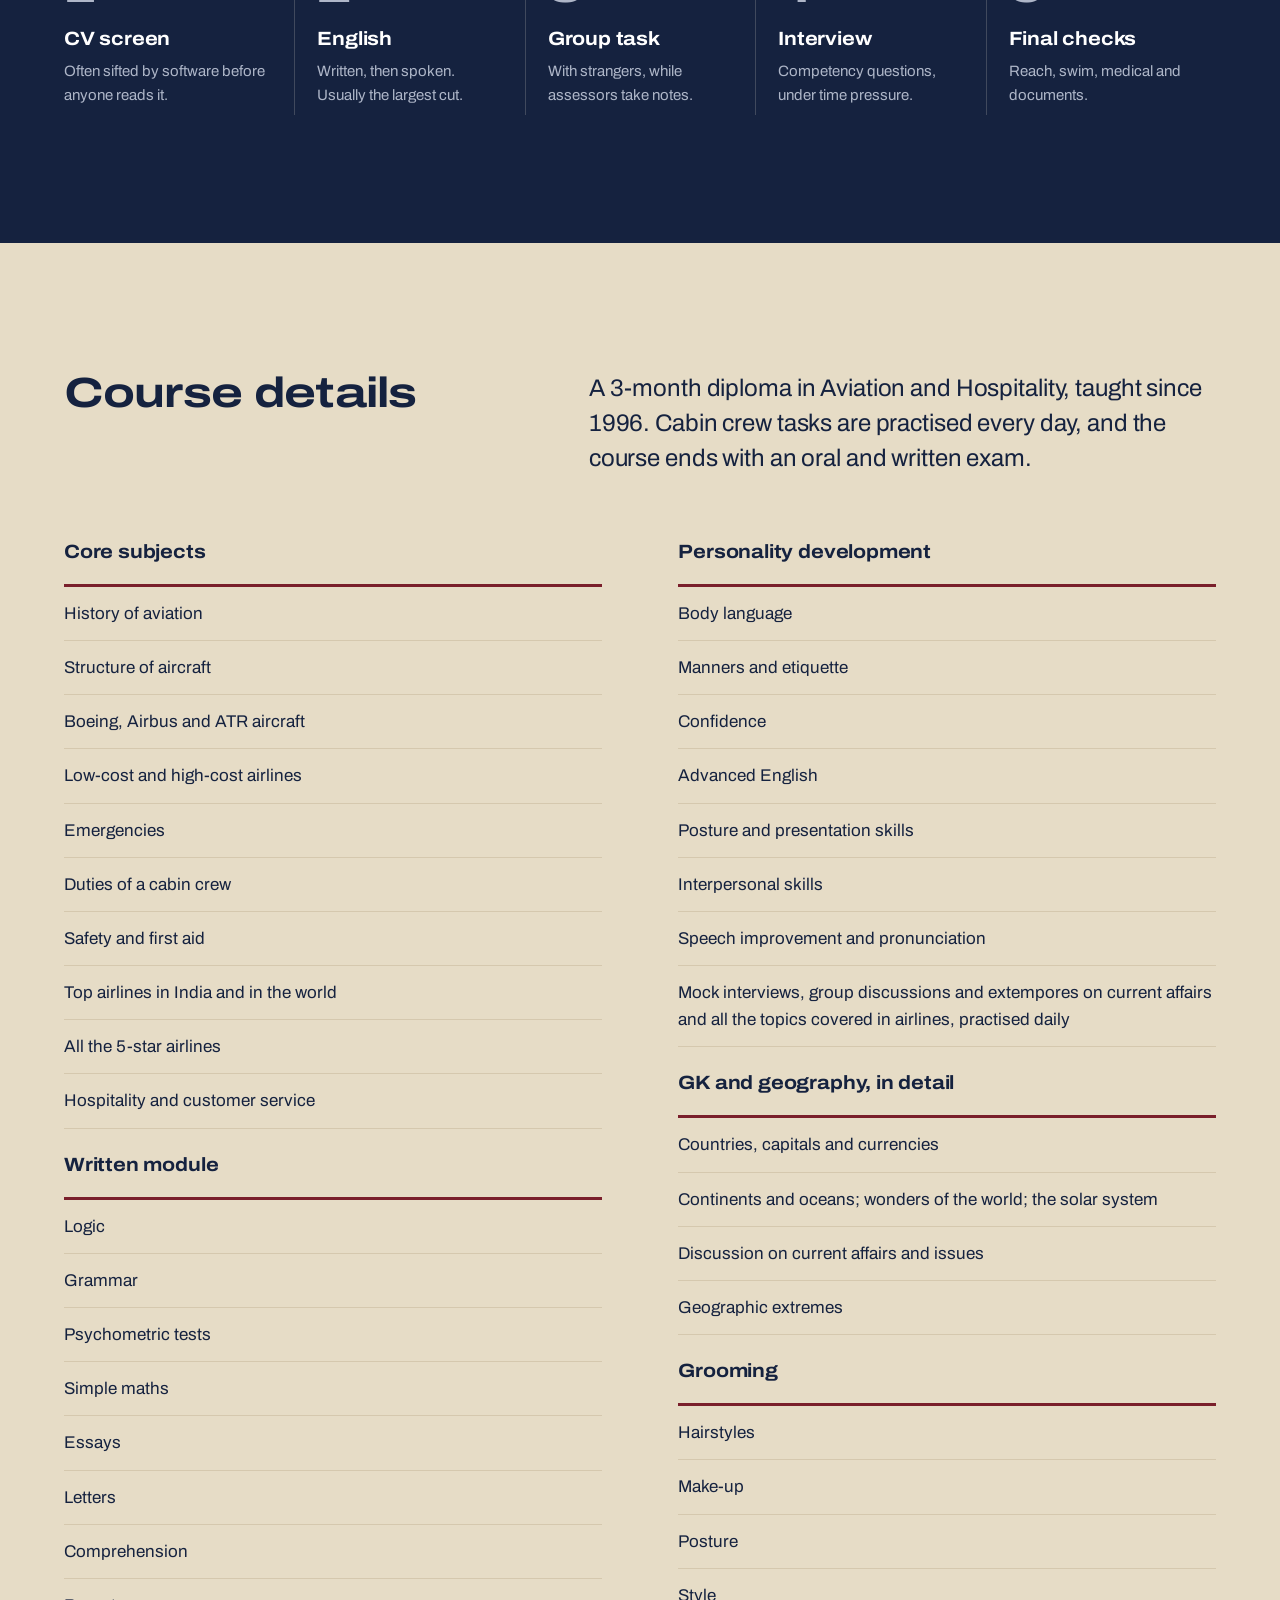
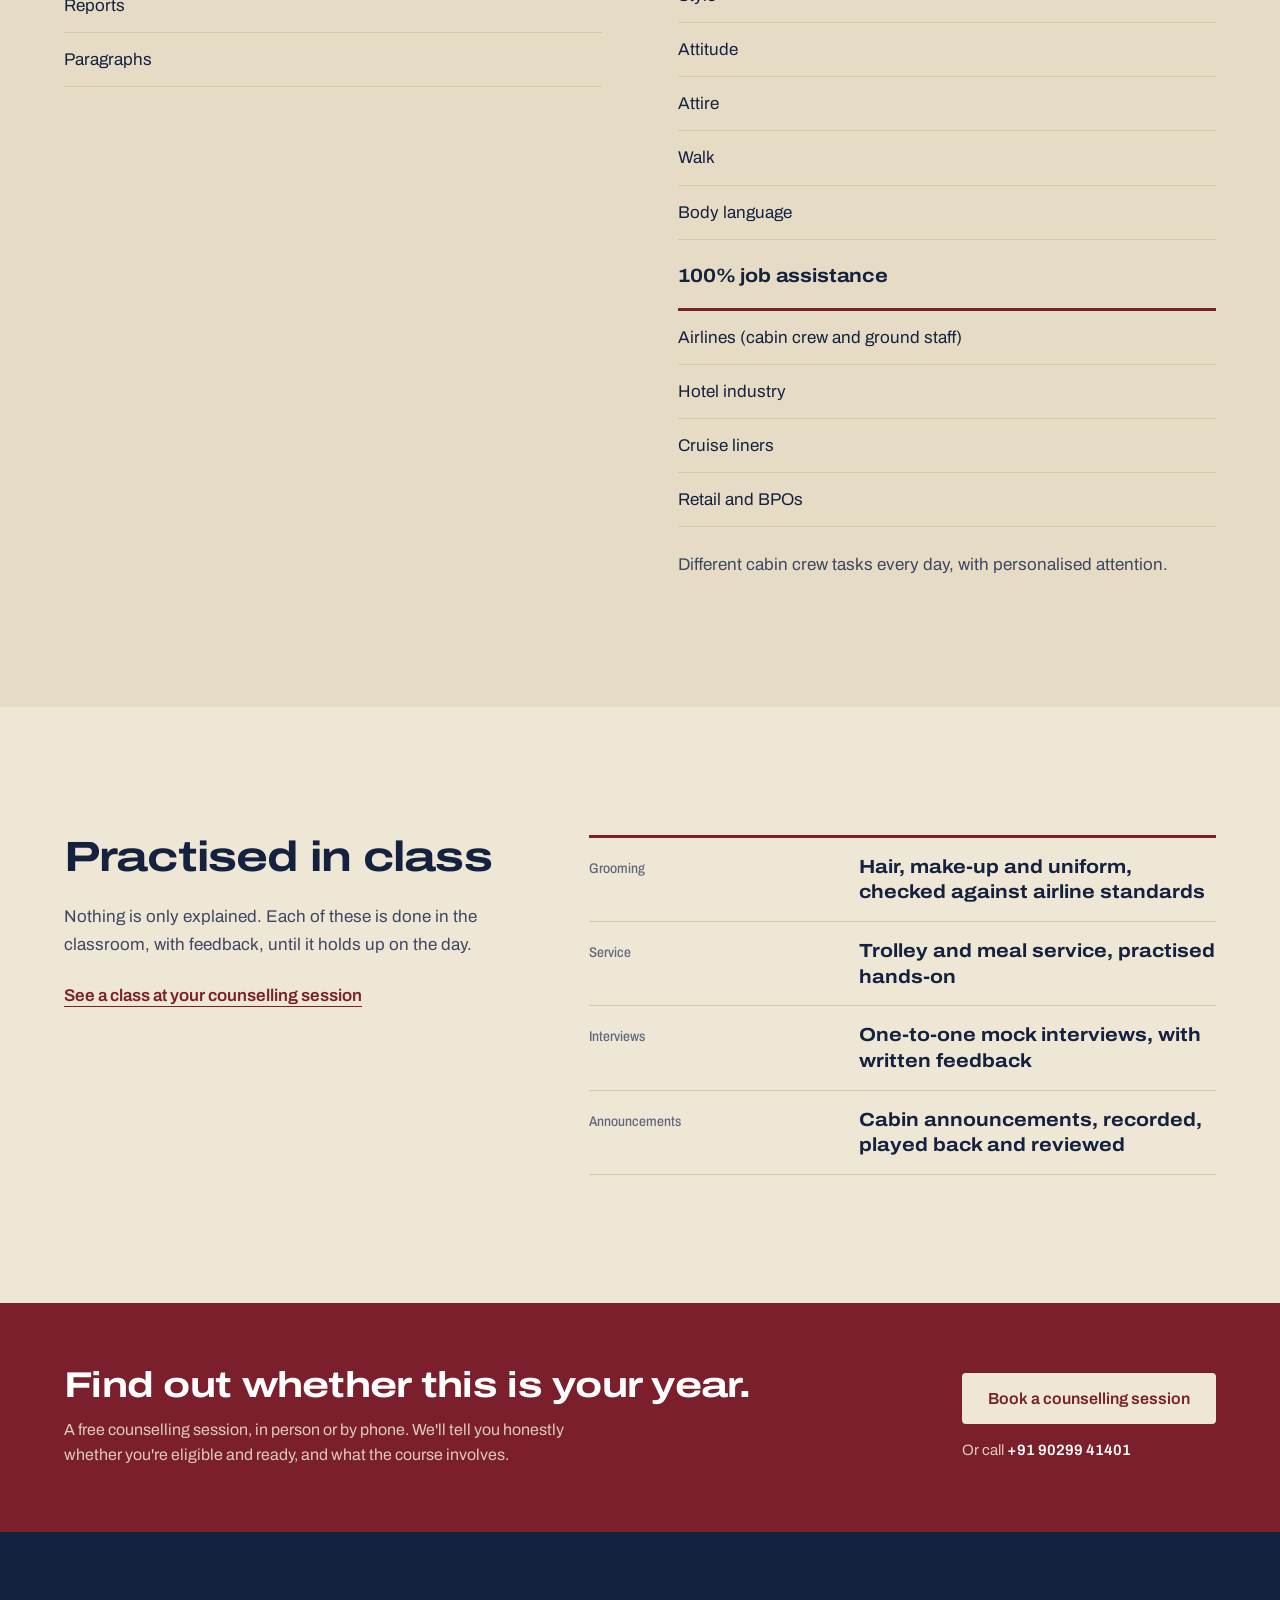
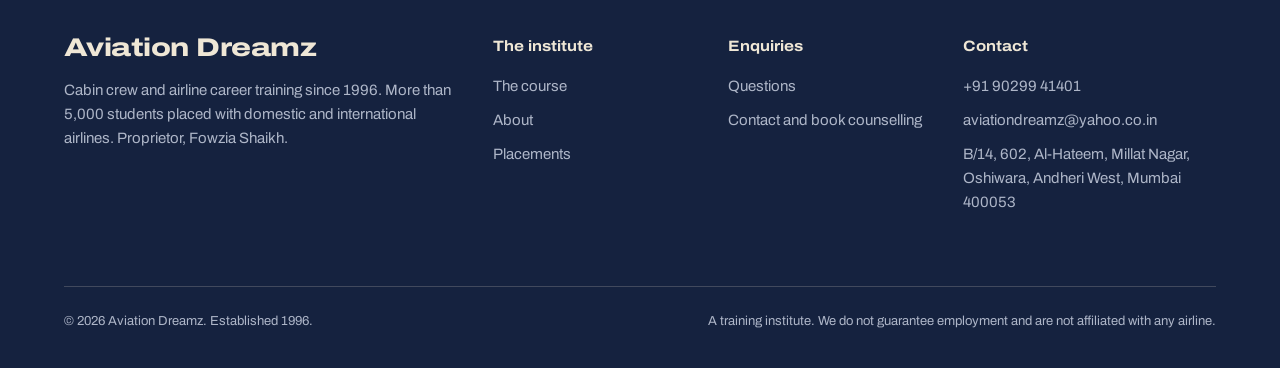
<file: course.html>
<!doctype html>
<html lang="en">
<head>
<meta charset="utf-8" />
<meta name="viewport" content="width=device-width, initial-scale=1" />
<title>The Course — Aviation Dreamz</title>
<meta name="description" content="Cabin crew training from no experience: safety, service, grooming, aviation English and preparation for the airline assessment day." />
<link rel="icon" href="ad.jpeg" />
<link rel="preconnect" href="https://fonts.googleapis.com" />
<link rel="preconnect" href="https://fonts.gstatic.com" crossorigin />
<link href="https://fonts.googleapis.com/css2?family=Archivo:wdth,wght@62..125,400..800&display=swap" rel="stylesheet" />
<link rel="stylesheet" href="styles.css" />
</head>
<body>
<a class="skip" href="#main">Skip to content</a>

<header class="hdr cheat">
  <div class="hdr-in">
    <a class="brand" href="index.html">
      <img src="ad.jpeg" alt="" width="44" height="44" />
      <span>Aviation Dreamz</span>
    </a>
    <nav class="nav" id="site-nav" aria-label="Main">
      <a href="course.html" aria-current="page">The course</a>
      <a href="about.html">About</a>
      <a href="placements.html">Placements</a>
      <a href="faq.html">Questions</a>
    </nav>
    <a class="btn" href="contact.html">Book counselling</a>
    <button class="menu-btn" type="button" aria-controls="site-nav" aria-expanded="false">Menu</button>
  </div>
</header>

<main id="main">
<section class="opening navy">
  <div class="wrap">
    <div>
      <h1>Cabin crew training, from the first day to the final interview.</h1>
    </div>
    <p>We teach the work first, because airlines hire people who already understand the cabin. Then we prepare you, stage by stage, for the assessment day.</p>
  </div>
</section>

<section class="flush-top">
  <div class="wrap">
    <figure>
    <div class="media r-wide">
      <img src="images/2.jpeg" alt="A batch of Aviation Dreamz students in formal dress" />
      <span class="note">2.jpeg: a batch of students, landscape</span>
    </div>
    <figcaption>Students at the institute. [Batch and year]</figcaption>
  </figure>
  </div>
</section>

<section class="flush-top">
  <div class="wrap cols">
    <div class="stack">
      <h2>At a glance</h2>
      <p class="muted">Dates, timings and fees are confirmed at your counselling session, where we
        also check your eligibility.</p>
      <p><a class="more" href="contact.html">Ask about the next intake</a></p>
    </div>
    <dl class="facts">
      <div><dt>Duration</dt><dd>3 months, diploma in Aviation and Hospitality</dd></div>
      <div><dt>Fees</dt><dd>REPLACE</dd></div>
      <div><dt>Experience needed</dt><dd>None</dd></div>
      <div><dt>Minimum age</dt><dd>18</dd></div>
      <div><dt>Covers</dt><dd>Safety, service, grooming, aviation English, assessment preparation</dd></div>
    </dl>
  </div>
</section>

<section class="bg-2">
  <div class="wrap">
    <div class="cols sec-head">
      <h2>What you learn</h2>
      <p class="lead">Two halves: the job you will do on board, and the day you have to get
        through to be offered it.</p>
    </div>
    <div class="cols even">
      <div class="stack">
        <h3>In the cabin</h3>
        <ul class="ruled">
          <li>Safety and emergency procedures</li>
          <li>Door and slide operation, armed and disarmed</li>
          <li>Evacuation commands</li>
          <li>Fire, smoke and oxygen equipment</li>
          <li>First aid and in-flight medical basics</li>
          <li>Galley, trolley and meal service</li>
          <li>Difficult passengers, delays and diversions</li>
          <li>Crew roles, rosters, layovers and fatigue</li>
        </ul>
      </div>
      <div class="stack">
        <h3>For the assessment</h3>
        <ul class="ruled">
          <li>A CV that clears the first screen</li>
          <li>Application photographs, taken to standard</li>
          <li>Aviation English and cabin announcements</li>
          <li>Grooming, uniform and the reach test</li>
          <li>Group exercises</li>
          <li>Competency interview answers</li>
          <li>A full mock assessment day, with written feedback</li>
        </ul>
      </div>
    </div>
  </div>
</section>

<section class="navy">
  <div class="wrap">
    <div class="cols sec-head">
      <h2>The assessment day</h2>
      <p class="muted">Airlines generally run it in this order, and candidates leave at every
        stage. We prepare you for each one.</p>
    </div>
    <ol class="stages">
      <li><b>1</b><h3>CV screen</h3><p>Often sifted by software before anyone reads it.</p></li>
      <li><b>2</b><h3>English</h3><p>Written, then spoken. Usually the largest cut.</p></li>
      <li><b>3</b><h3>Group task</h3><p>With strangers, while assessors take notes.</p></li>
      <li><b>4</b><h3>Interview</h3><p>Competency questions, under time pressure.</p></li>
      <li><b>5</b><h3>Final checks</h3><p>Reach, swim, medical and documents.</p></li>
    </ol>
  </div>
</section>

<section class="bg-2">
  <div class="wrap">
    <div class="cols sec-head">
      <h2>Course details</h2>
      <p class="lead">A 3-month diploma in Aviation and Hospitality, taught since 1996. Cabin
        crew tasks are practised every day, and the course ends with an oral and written exam.</p>
    </div>
    <div class="cols even">
      <div class="stack">
        <h3>Core subjects</h3>
        <ul class="ruled">
          <li>History of aviation</li>
          <li>Structure of aircraft</li>
          <li>Boeing, Airbus and ATR aircraft</li>
          <li>Low-cost and high-cost airlines</li>
          <li>Emergencies</li>
          <li>Duties of a cabin crew</li>
          <li>Safety and first aid</li>
          <li>Top airlines in India and in the world</li>
          <li>All the 5-star airlines</li>
          <li>Hospitality and customer service</li>
        </ul>
        <h3>Written module</h3>
        <ul class="ruled">
          <li>Logic</li>
          <li>Grammar</li>
          <li>Psychometric tests</li>
          <li>Simple maths</li>
          <li>Essays</li>
          <li>Letters</li>
          <li>Comprehension</li>
          <li>Reports</li>
          <li>Paragraphs</li>
        </ul>
      </div>
      <div class="stack">
        <h3>Personality development</h3>
        <ul class="ruled">
          <li>Body language</li>
          <li>Manners and etiquette</li>
          <li>Confidence</li>
          <li>Advanced English</li>
          <li>Posture and presentation skills</li>
          <li>Interpersonal skills</li>
          <li>Speech improvement and pronunciation</li>
          <li>Mock interviews, group discussions and extempores on current affairs and all the topics covered in airlines, practised daily</li>
        </ul>
        <h3>GK and geography, in detail</h3>
        <ul class="ruled">
          <li>Countries, capitals and currencies</li>
          <li>Continents and oceans; wonders of the world; the solar system</li>
          <li>Discussion on current affairs and issues</li>
          <li>Geographic extremes</li>
        </ul>
        <h3>Grooming</h3>
        <ul class="ruled">
          <li>Hairstyles</li>
          <li>Make-up</li>
          <li>Posture</li>
          <li>Style</li>
          <li>Attitude</li>
          <li>Attire</li>
          <li>Walk</li>
          <li>Body language</li>
        </ul>
        <h3>100% job assistance</h3>
        <ul class="ruled">
          <li>Airlines (cabin crew and ground staff)</li>
          <li>Hotel industry</li>
          <li>Cruise liners</li>
          <li>Retail and BPOs</li>
        </ul>
        <p class="muted">Different cabin crew tasks every day, with personalised attention.</p>
      </div>
    </div>
  </div>
</section>

<section>
  <div class="wrap cols">
    <div class="stack">
      <h2>Practised in class</h2>
      <p class="muted">Nothing is only explained. Each of these is done in the classroom, with
        feedback, until it holds up on the day.</p>
      <p><a class="more" href="contact.html">See a class at your counselling session</a></p>
    </div>
    <dl class="facts">
      <div><dt>Grooming</dt><dd>Hair, make-up and uniform, checked against airline standards</dd></div>
      <div><dt>Service</dt><dd>Trolley and meal service, practised hands-on</dd></div>
      <div><dt>Interviews</dt><dd>One-to-one mock interviews, with written feedback</dd></div>
      <div><dt>Announcements</dt><dd>Cabin announcements, recorded, played back and reviewed</dd></div>
    </dl>
  </div>
</section>

<section class="closing maroon">
  <div class="wrap">
    <div>
      <div>
        <h2>Find out whether this is your year.</h2>
        <p>A free counselling session, in person or by phone. We'll tell you honestly whether you're eligible and ready, and what the course involves.</p>
      </div>
      <div class="acts">
        <a class="btn btn-light" href="contact.html">Book a counselling session</a>
        <small>Or call <a href="tel:+919029941401">+91 90299 41401</a></small>
      </div>
    </div>
  </div>
</section>
</main>

<footer class="ftr">
  <div class="wrap">
    <div class="ftr-top">
      <div>
        <div class="ftr-name">Aviation Dreamz</div>
        <p>Cabin crew and airline career training since 1996. More than 5,000 students placed
          with domestic and international airlines. Proprietor, Fowzia Shaikh.</p>
      </div>
      <div>
        <h4>The institute</h4>
        <ul>
          <li><a href="course.html">The course</a></li>
          <li><a href="about.html">About</a></li>
          <li><a href="placements.html">Placements</a></li>
        </ul>
      </div>
      <div>
        <h4>Enquiries</h4>
        <ul>
          <li><a href="faq.html">Questions</a></li>
          <li><a href="contact.html">Contact and book counselling</a></li>
        </ul>
      </div>
      <div>
        <h4>Contact</h4>
        <ul>
          <li><a href="tel:+919029941401">+91 90299 41401</a></li>
          <li><a href="mailto:aviationdreamz@yahoo.co.in">aviationdreamz@yahoo.co.in</a></li>
          <li>B/14, 602, Al-Hateem, Millat Nagar, Oshiwara, Andheri West, Mumbai 400053</li>
        </ul>
      </div>
    </div>
    <div class="ftr-base">
      <span>© 2026 Aviation Dreamz. Established 1996.</span>
      <span>A training institute. We do not guarantee employment and are not affiliated with any airline.</span>
    </div>
  </div>
</footer>

<script src="site.js"></script>
</body>
</html>
</file>
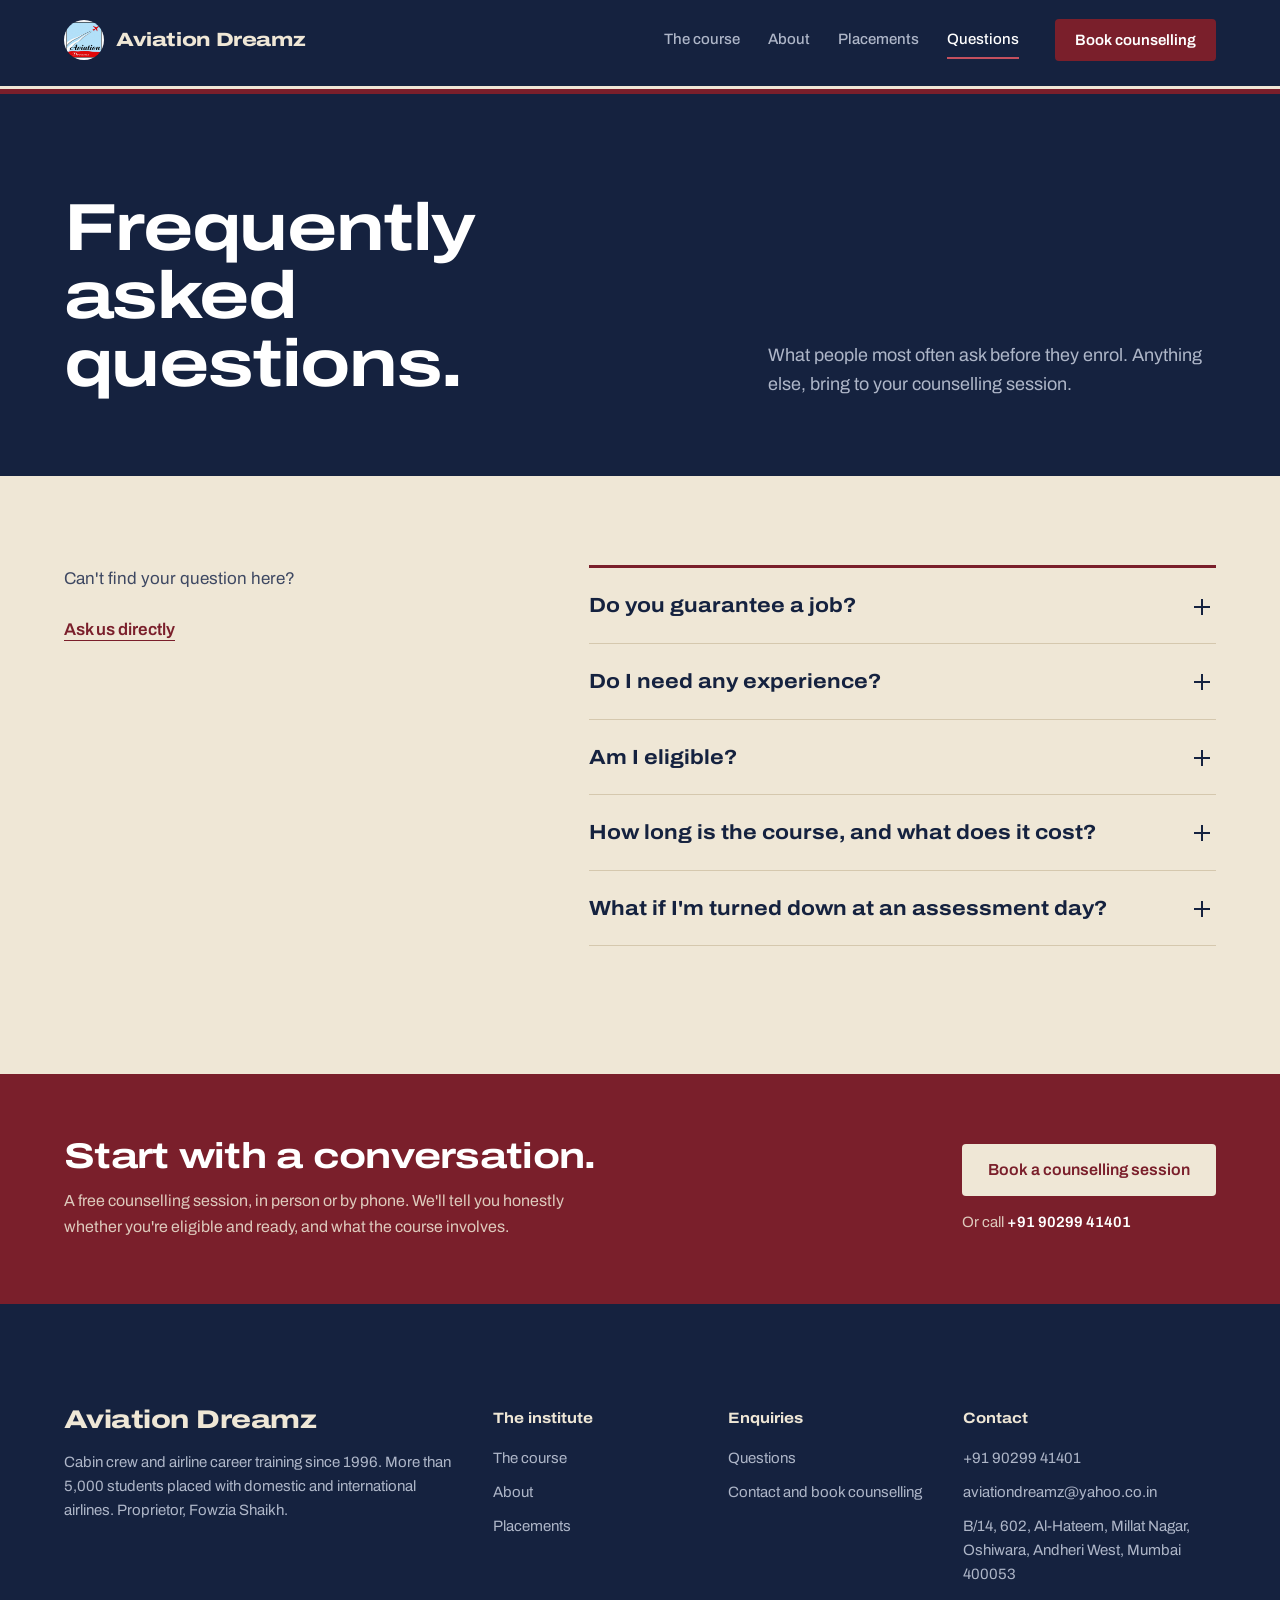
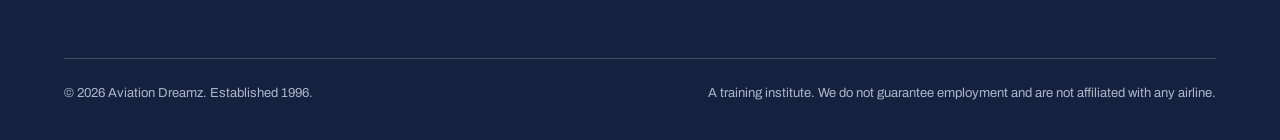
<file: faq.html>
<!doctype html>
<html lang="en">
<head>
<meta charset="utf-8" />
<meta name="viewport" content="width=device-width, initial-scale=1" />
<title>Questions — Aviation Dreamz</title>
<meta name="description" content="Answers on jobs, experience, eligibility, course length and fees, and what happens if you are turned down." />
<link rel="icon" href="ad.jpeg" />
<link rel="preconnect" href="https://fonts.googleapis.com" />
<link rel="preconnect" href="https://fonts.gstatic.com" crossorigin />
<link href="https://fonts.googleapis.com/css2?family=Archivo:wdth,wght@62..125,400..800&display=swap" rel="stylesheet" />
<link rel="stylesheet" href="styles.css" />
</head>
<body>
<a class="skip" href="#main">Skip to content</a>

<header class="hdr cheat">
  <div class="hdr-in">
    <a class="brand" href="index.html">
      <img src="ad.jpeg" alt="" width="44" height="44" />
      <span>Aviation Dreamz</span>
    </a>
    <nav class="nav" id="site-nav" aria-label="Main">
      <a href="course.html">The course</a>
      <a href="about.html">About</a>
      <a href="placements.html">Placements</a>
      <a href="faq.html" aria-current="page">Questions</a>
    </nav>
    <a class="btn" href="contact.html">Book counselling</a>
    <button class="menu-btn" type="button" aria-controls="site-nav" aria-expanded="false">Menu</button>
  </div>
</header>

<main id="main">
<section class="opening navy">
  <div class="wrap">
    <div>
      <h1>Frequently asked questions.</h1>
    </div>
    <p>What people most often ask before they enrol. Anything else, bring to your counselling session.</p>
  </div>
</section>

<section class="flush-top">
  <div class="wrap cols">
    <div class="stack">
      <p class="muted">Can't find your question here?</p>
      <p><a class="more" href="contact.html">Ask us directly</a></p>
    </div>
    <div class="faq">
      <details>
        <summary>Do you guarantee a job?</summary>
        <p class="ans">No, and be careful of anyone who does. The hiring decision belongs to the
          airline and depends on their vacancies as much as on you. What we can point to is our
          record: more than 5,000 students placed since 1996 with domestic and international
          carriers. Our part is to get you genuinely ready and in front of the right openings.</p>
      </details>
      <details>
        <summary>Do I need any experience?</summary>
        <p class="ans">None. Most students come from school, college, retail or hospitality. You
          need enough English to hold a simple conversation, and the counselling session will
          tell you where you stand before you commit to anything.</p>
      </details>
      <details>
        <summary>Am I eligible?</summary>
        <p class="ans">Most airlines require you to be 18 or over and to reach roughly 212 cm,
          flat-footed or on tiptoe depending on the carrier. Most also expect you to swim unaided
          and to have no tattoos visible in uniform. Height is the one thing training cannot
          change, so we check it early and tell you honestly which carriers fit.</p>
      </details>
      <details>
        <summary>How long is the course, and what does it cost?</summary>
        <p class="ans">REPLACE THIS with the real course length, fee structure and any instalment
          option. It is the first thing a serious enquiry looks for.</p>
      </details>
      <details>
        <summary>What if I'm turned down at an assessment day?</summary>
        <p class="ans">Many people are, the first time — plenty of working crew were turned down
          once before they were hired. Come back and tell us which stage it was. That is the most
          useful thing either of us can know, and it changes what we work on before you apply
          again.</p>
      </details>
    </div>
  </div>
</section>

<section class="closing maroon">
  <div class="wrap">
    <div>
      <div>
        <h2>Start with a conversation.</h2>
        <p>A free counselling session, in person or by phone. We'll tell you honestly whether you're eligible and ready, and what the course involves.</p>
      </div>
      <div class="acts">
        <a class="btn btn-light" href="contact.html">Book a counselling session</a>
        <small>Or call <a href="tel:+919029941401">+91 90299 41401</a></small>
      </div>
    </div>
  </div>
</section>
</main>

<footer class="ftr">
  <div class="wrap">
    <div class="ftr-top">
      <div>
        <div class="ftr-name">Aviation Dreamz</div>
        <p>Cabin crew and airline career training since 1996. More than 5,000 students placed
          with domestic and international airlines. Proprietor, Fowzia Shaikh.</p>
      </div>
      <div>
        <h4>The institute</h4>
        <ul>
          <li><a href="course.html">The course</a></li>
          <li><a href="about.html">About</a></li>
          <li><a href="placements.html">Placements</a></li>
        </ul>
      </div>
      <div>
        <h4>Enquiries</h4>
        <ul>
          <li><a href="faq.html">Questions</a></li>
          <li><a href="contact.html">Contact and book counselling</a></li>
        </ul>
      </div>
      <div>
        <h4>Contact</h4>
        <ul>
          <li><a href="tel:+919029941401">+91 90299 41401</a></li>
          <li><a href="mailto:aviationdreamz@yahoo.co.in">aviationdreamz@yahoo.co.in</a></li>
          <li>B/14, 602, Al-Hateem, Millat Nagar, Oshiwara, Andheri West, Mumbai 400053</li>
        </ul>
      </div>
    </div>
    <div class="ftr-base">
      <span>© 2026 Aviation Dreamz. Established 1996.</span>
      <span>A training institute. We do not guarantee employment and are not affiliated with any airline.</span>
    </div>
  </div>
</footer>

<script src="site.js"></script>
</body>
</html>
</file>
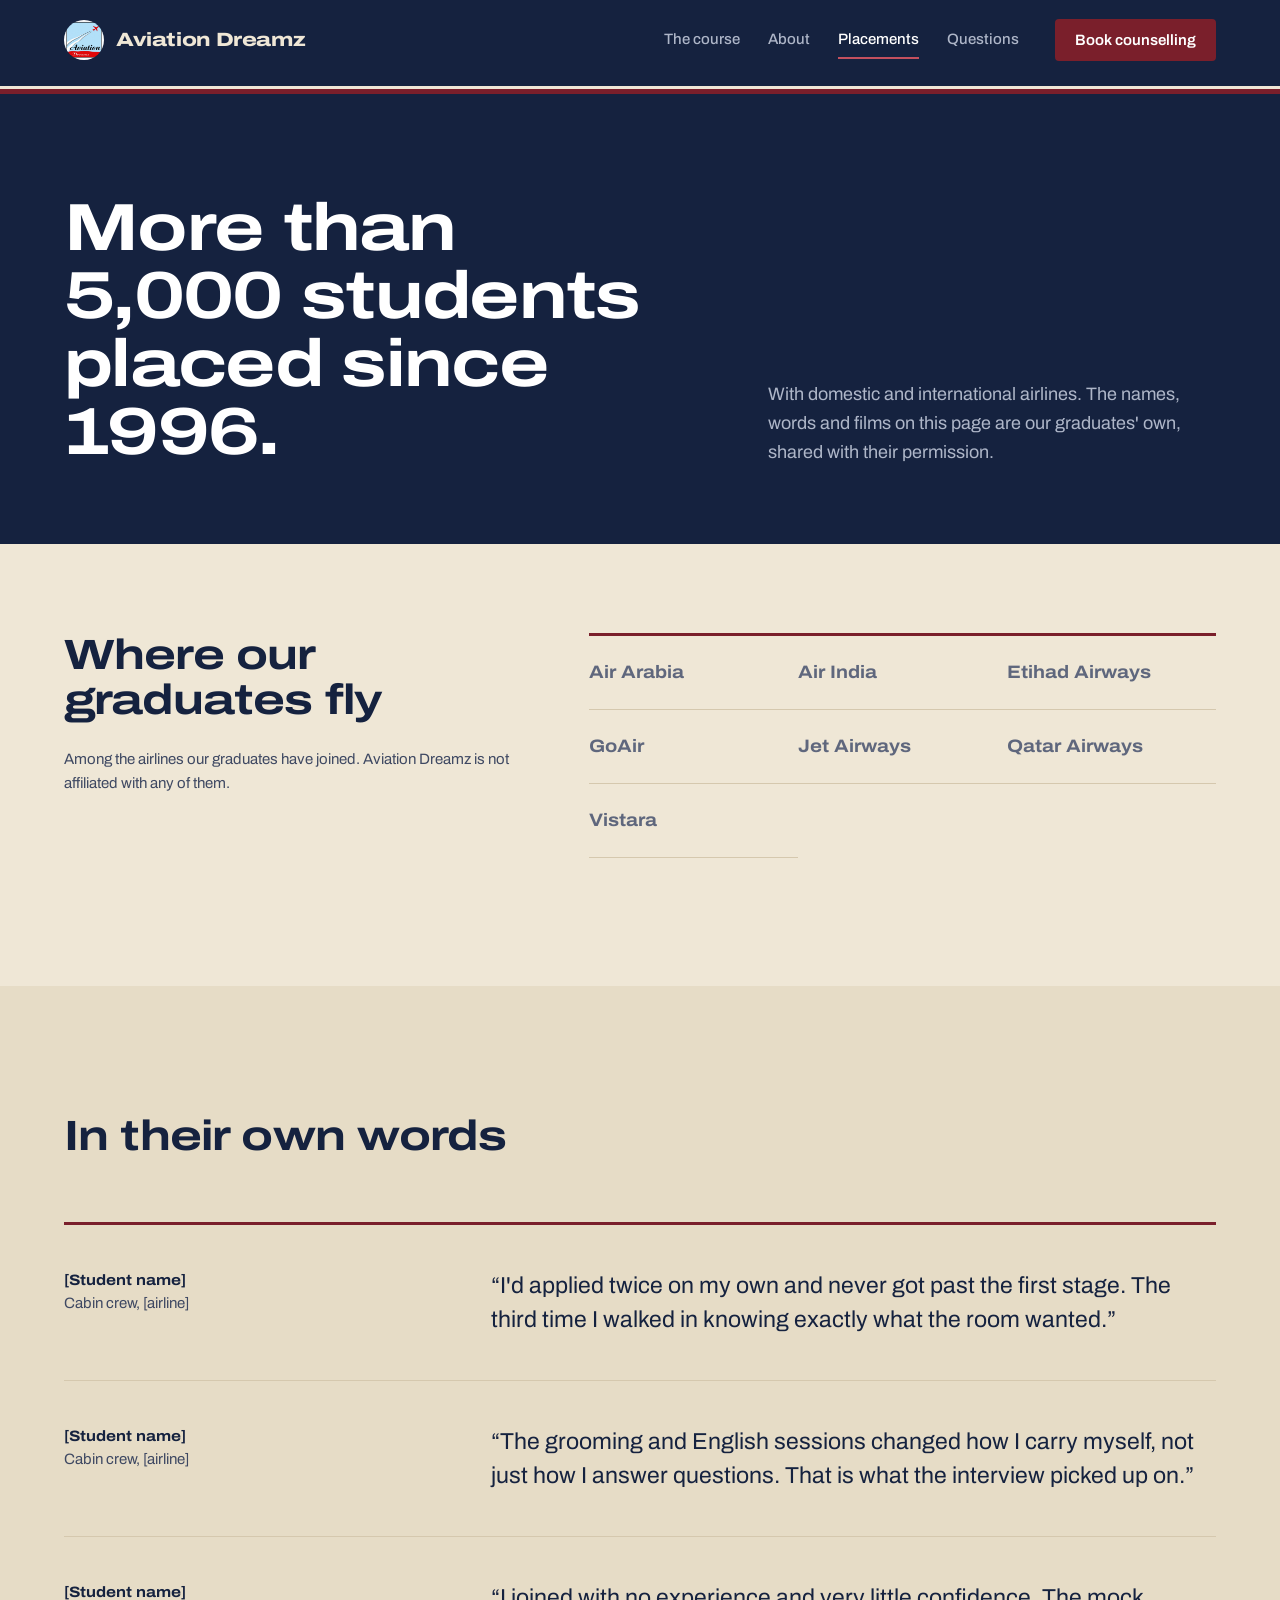
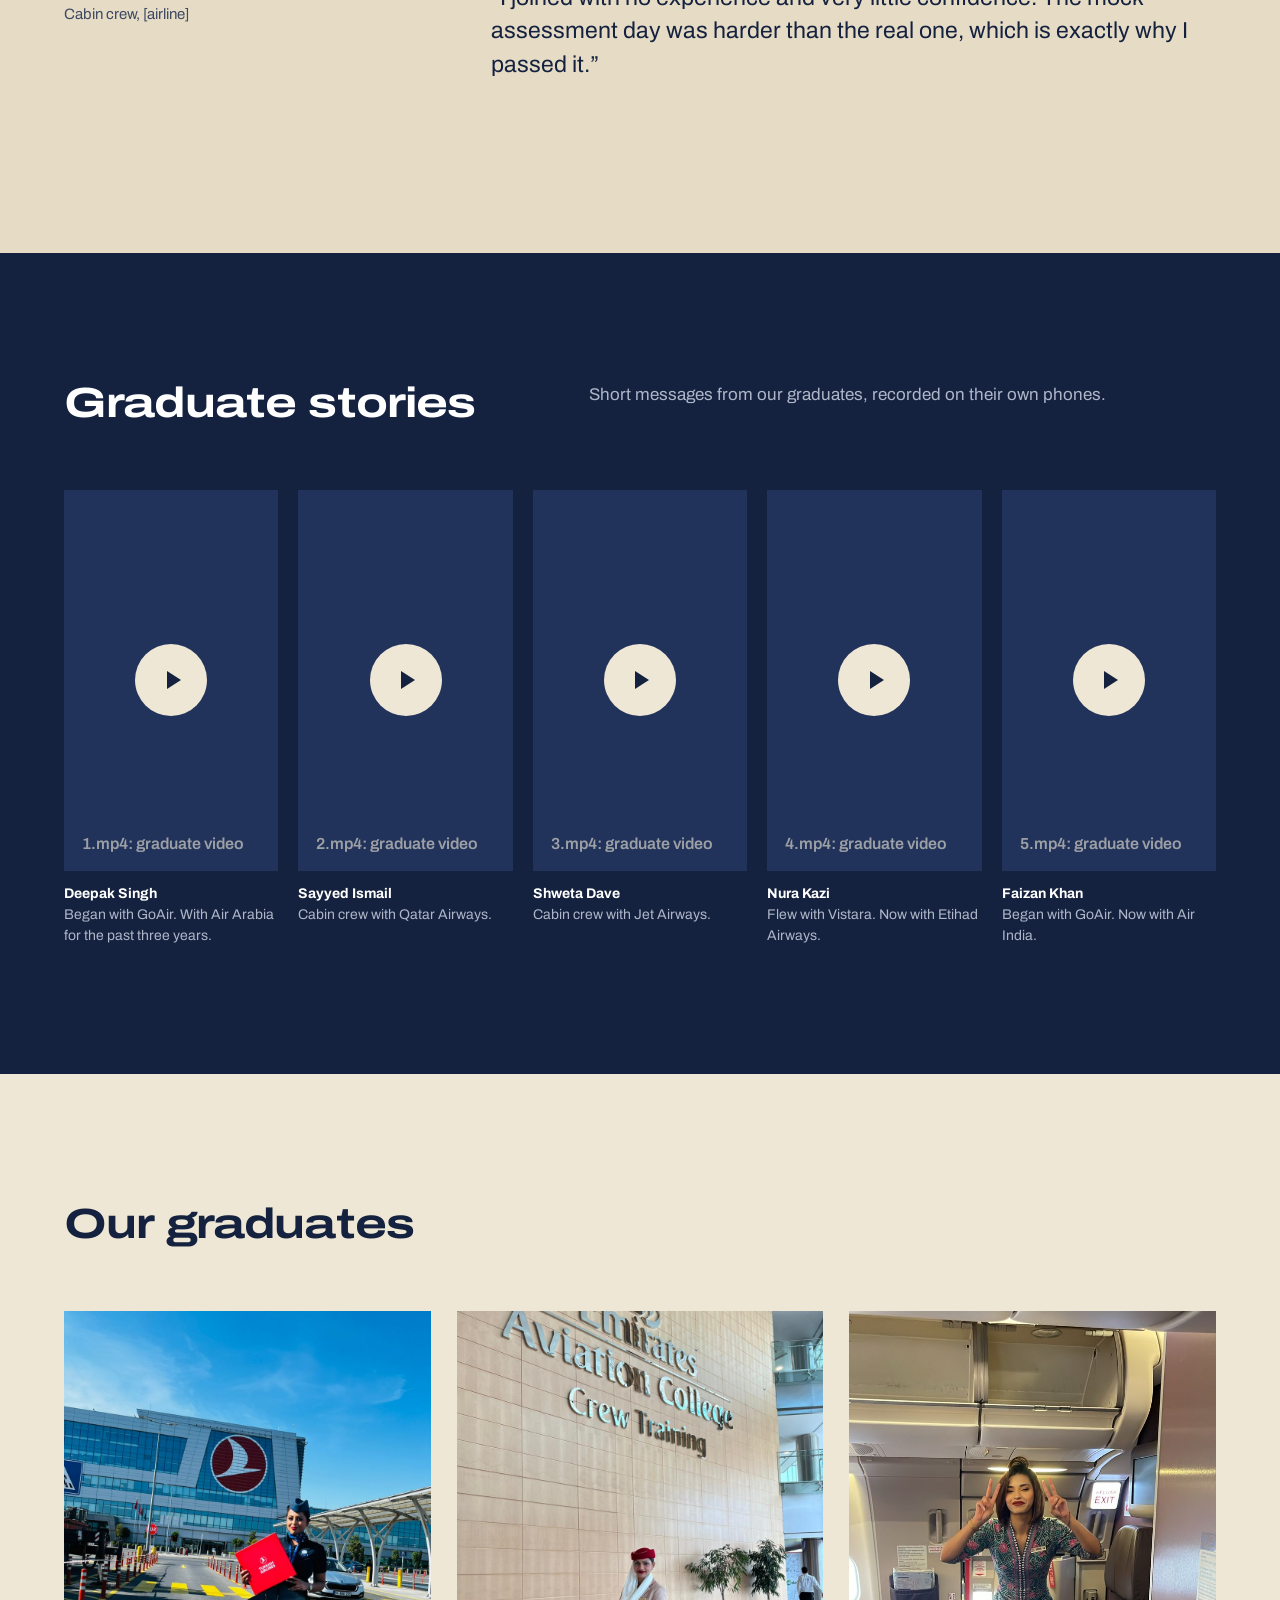
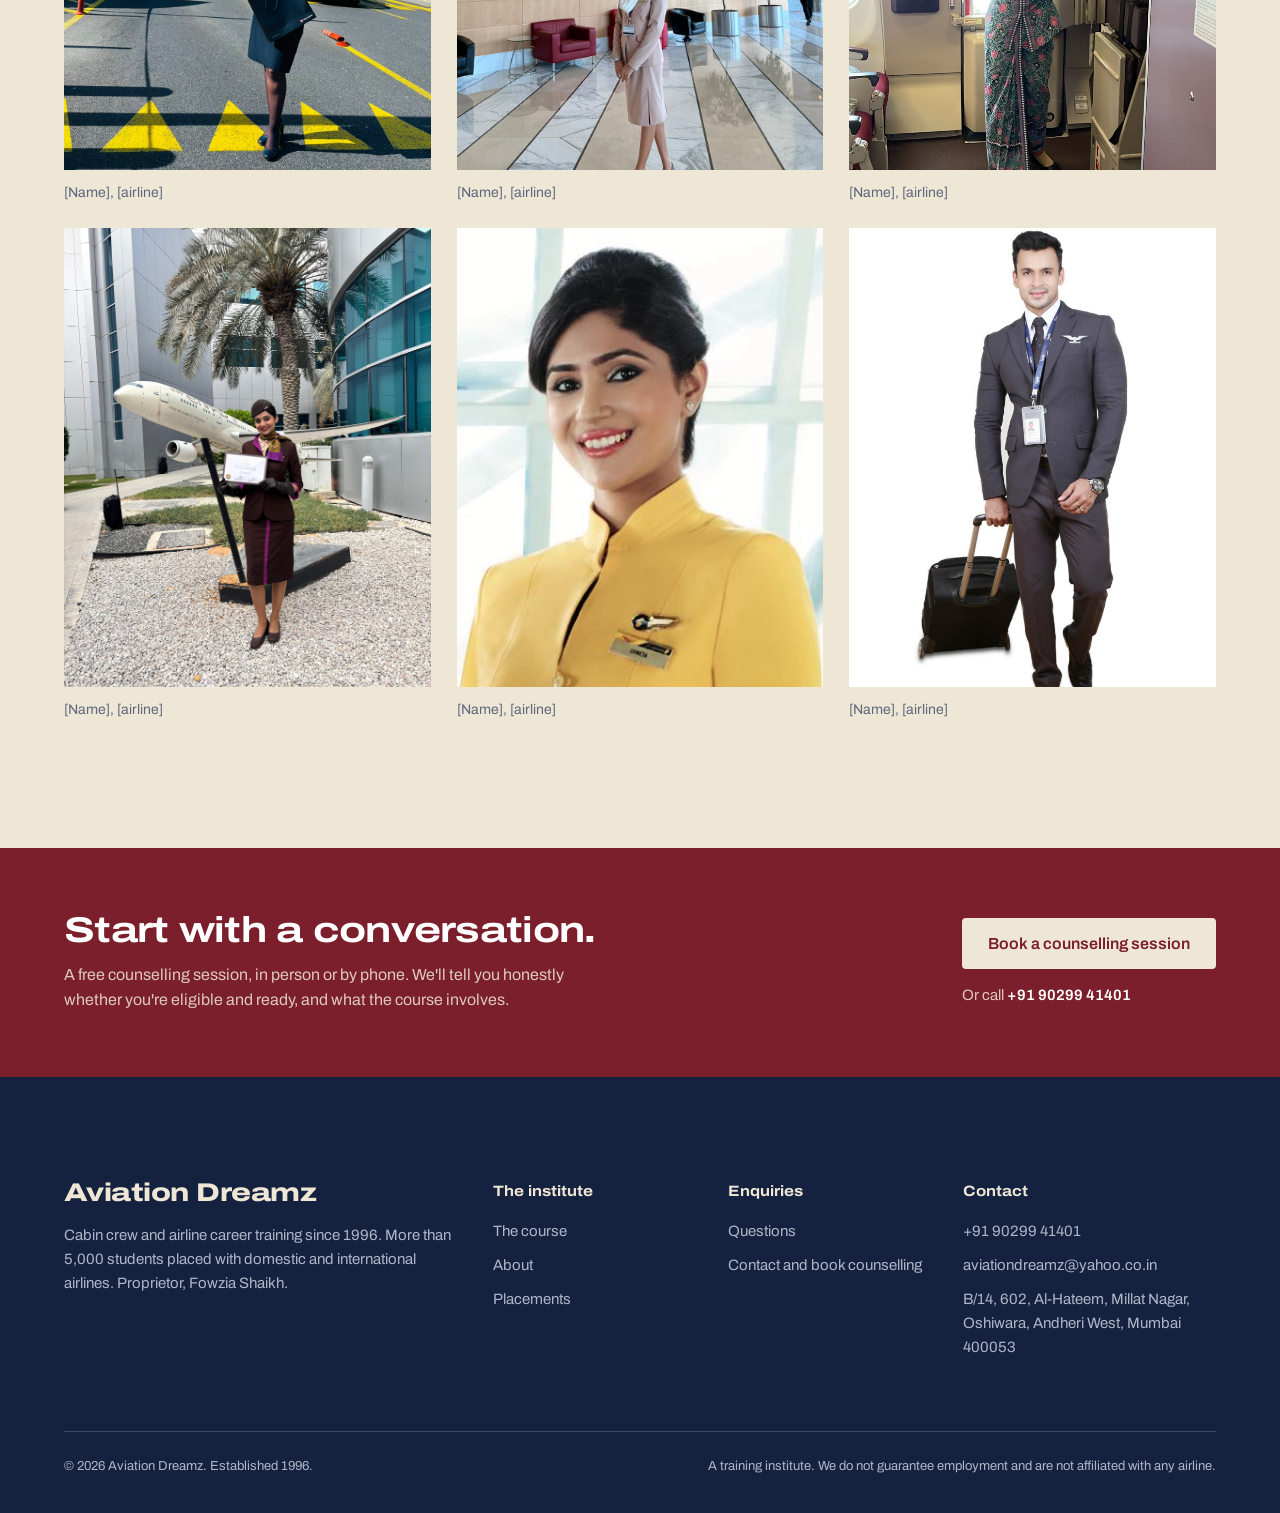
<file: placements.html>
<!doctype html>
<html lang="en">
<head>
<meta charset="utf-8" />
<meta name="viewport" content="width=device-width, initial-scale=1" />
<title>Placements — Aviation Dreamz</title>
<meta name="description" content="More than 5,000 Aviation Dreamz students placed with domestic and international airlines since 1996." />
<link rel="icon" href="ad.jpeg" />
<link rel="preconnect" href="https://fonts.googleapis.com" />
<link rel="preconnect" href="https://fonts.gstatic.com" crossorigin />
<link href="https://fonts.googleapis.com/css2?family=Archivo:wdth,wght@62..125,400..800&display=swap" rel="stylesheet" />
<link rel="stylesheet" href="styles.css" />
</head>
<body>
<a class="skip" href="#main">Skip to content</a>

<header class="hdr cheat">
  <div class="hdr-in">
    <a class="brand" href="index.html">
      <img src="ad.jpeg" alt="" width="44" height="44" />
      <span>Aviation Dreamz</span>
    </a>
    <nav class="nav" id="site-nav" aria-label="Main">
      <a href="course.html">The course</a>
      <a href="about.html">About</a>
      <a href="placements.html" aria-current="page">Placements</a>
      <a href="faq.html">Questions</a>
    </nav>
    <a class="btn" href="contact.html">Book counselling</a>
    <button class="menu-btn" type="button" aria-controls="site-nav" aria-expanded="false">Menu</button>
  </div>
</header>

<main id="main">
<section class="opening navy">
  <div class="wrap">
    <div>
      <h1>More than 5,000 students placed since 1996.</h1>
    </div>
    <p>With domestic and international airlines. The names, words and films on this page are our graduates' own, shared with their permission.</p>
  </div>
</section>

<section class="flush-top">
  <div class="wrap cols">
    <div class="stack">
      <h2>Where our graduates fly</h2>
      <p class="muted" style="font-size:0.9375rem">Among the airlines our graduates have
        joined. Aviation Dreamz is not affiliated with any of them.</p>
    </div>
    <ul class="names">
      <li>Air Arabia</li><li>Air India</li><li>Etihad Airways</li>
      <li>GoAir</li><li>Jet Airways</li><li>Qatar Airways</li>
      <li>Vistara</li>
    </ul>
  </div>
</section>

<section class="bg-2">
  <div class="wrap">
    <h2 class="sec-head">In their own words</h2>
    <figure class="said">
      <blockquote>“I'd applied twice on my own and never got past the first stage. The third time I walked in knowing exactly what the room wanted.”</blockquote>
      <figcaption><b>[Student name]</b>Cabin crew, [airline]</figcaption>
    </figure>
    <figure class="said">
      <blockquote>“The grooming and English sessions changed how I carry myself, not just how I answer questions. That is what the interview picked up on.”</blockquote>
      <figcaption><b>[Student name]</b>Cabin crew, [airline]</figcaption>
    </figure>
    <figure class="said">
      <blockquote>“I joined with no experience and very little confidence. The mock assessment day was harder than the real one, which is exactly why I passed it.”</blockquote>
      <figcaption><b>[Student name]</b>Cabin crew, [airline]</figcaption>
    </figure>
  </div>
</section>

<section class="navy">
  <div class="wrap">
    <div class="cols sec-head">
      <h2>Graduate stories</h2>
      <p class="muted">Short messages from our graduates, recorded on their own phones.</p>
    </div>
    <div class="reels">
      <figure>
        <div class="media r-reel">
          <video src="images/1.mp4#t=0.5" title="Deepak Singh, Aviation Dreamz graduate" controls preload="metadata" playsinline></video>
          <span class="playmark" aria-hidden="true"></span>
          <span class="note">1.mp4: graduate video</span>
        </div>
        <figcaption><b>Deepak Singh</b>Began with GoAir. With Air Arabia for the past three years.</figcaption>
      </figure>
      <figure>
        <div class="media r-reel">
          <video src="images/2.mp4#t=0.5" title="Sayyed Ismail, Aviation Dreamz graduate" controls preload="metadata" playsinline></video>
          <span class="playmark" aria-hidden="true"></span>
          <span class="note">2.mp4: graduate video</span>
        </div>
        <figcaption><b>Sayyed Ismail</b>Cabin crew with Qatar Airways.</figcaption>
      </figure>
      <figure>
        <div class="media r-reel">
          <video src="images/3.mp4#t=0.5" title="Shweta Dave, Aviation Dreamz graduate" controls preload="metadata" playsinline></video>
          <span class="playmark" aria-hidden="true"></span>
          <span class="note">3.mp4: graduate video</span>
        </div>
        <figcaption><b>Shweta Dave</b>Cabin crew with Jet Airways.</figcaption>
      </figure>
      <figure>
        <div class="media r-reel">
          <video src="images/4.mp4#t=0.5" title="Nura Kazi, Aviation Dreamz graduate" controls preload="metadata" playsinline></video>
          <span class="playmark" aria-hidden="true"></span>
          <span class="note">4.mp4: graduate video</span>
        </div>
        <figcaption><b>Nura Kazi</b>Flew with Vistara. Now with Etihad Airways.</figcaption>
      </figure>
      <figure>
        <div class="media r-reel fit">
          <video src="images/5.mp4#t=0.5" title="Faizan Khan, Aviation Dreamz graduate" controls preload="metadata" playsinline></video>
          <span class="playmark" aria-hidden="true"></span>
          <span class="note">5.mp4: graduate video</span>
        </div>
        <figcaption><b>Faizan Khan</b>Began with GoAir. Now with Air India.</figcaption>
      </figure>
    </div>
  </div>
</section>

<section>
  <div class="wrap">
    <h2 class="sec-head">Our graduates</h2>
    <div class="row3">
      <figure>
    <div class="media r-port">
      <img src="images/3.jpeg" alt="[Name], Aviation Dreamz graduate, [airline]" />
      <span class="note">3.jpeg: graduate in uniform, 4:5</span>
    </div>
    <figcaption>[Name], [airline]</figcaption>
  </figure>
      <figure>
    <div class="media r-port">
      <img src="images/5.jpeg" alt="[Name], Aviation Dreamz graduate, [airline]" />
      <span class="note">5.jpeg: graduate in uniform, 4:5</span>
    </div>
    <figcaption>[Name], [airline]</figcaption>
  </figure>
      <figure>
    <div class="media r-port">
      <img src="images/6.jpeg" alt="[Name], Aviation Dreamz graduate, [airline]" />
      <span class="note">6.jpeg: graduate in uniform, 4:5</span>
    </div>
    <figcaption>[Name], [airline]</figcaption>
  </figure>
      <figure>
    <div class="media r-port">
      <img src="images/8.jpeg" alt="[Name], Aviation Dreamz graduate, [airline]" />
      <span class="note">8.jpeg: graduate in uniform, 4:5</span>
    </div>
    <figcaption>[Name], [airline]</figcaption>
  </figure>
      <figure>
    <div class="media r-port">
      <img src="images/9.jpeg" alt="[Name], Aviation Dreamz graduate, [airline]" style="object-position: 50% 45%" />
      <span class="note">9.jpeg: graduate in uniform, 4:5</span>
    </div>
    <figcaption>[Name], [airline]</figcaption>
  </figure>
      <figure>
    <div class="media r-port">
      <img src="images/10.jpeg" alt="[Name], Aviation Dreamz graduate, [airline]" />
      <span class="note">10.jpeg: graduate in uniform, 4:5</span>
    </div>
    <figcaption>[Name], [airline]</figcaption>
  </figure>
    </div>
  </div>
</section>

<section class="closing maroon">
  <div class="wrap">
    <div>
      <div>
        <h2>Start with a conversation.</h2>
        <p>A free counselling session, in person or by phone. We'll tell you honestly whether you're eligible and ready, and what the course involves.</p>
      </div>
      <div class="acts">
        <a class="btn btn-light" href="contact.html">Book a counselling session</a>
        <small>Or call <a href="tel:+919029941401">+91 90299 41401</a></small>
      </div>
    </div>
  </div>
</section>
</main>

<footer class="ftr">
  <div class="wrap">
    <div class="ftr-top">
      <div>
        <div class="ftr-name">Aviation Dreamz</div>
        <p>Cabin crew and airline career training since 1996. More than 5,000 students placed
          with domestic and international airlines. Proprietor, Fowzia Shaikh.</p>
      </div>
      <div>
        <h4>The institute</h4>
        <ul>
          <li><a href="course.html">The course</a></li>
          <li><a href="about.html">About</a></li>
          <li><a href="placements.html">Placements</a></li>
        </ul>
      </div>
      <div>
        <h4>Enquiries</h4>
        <ul>
          <li><a href="faq.html">Questions</a></li>
          <li><a href="contact.html">Contact and book counselling</a></li>
        </ul>
      </div>
      <div>
        <h4>Contact</h4>
        <ul>
          <li><a href="tel:+919029941401">+91 90299 41401</a></li>
          <li><a href="mailto:aviationdreamz@yahoo.co.in">aviationdreamz@yahoo.co.in</a></li>
          <li>B/14, 602, Al-Hateem, Millat Nagar, Oshiwara, Andheri West, Mumbai 400053</li>
        </ul>
      </div>
    </div>
    <div class="ftr-base">
      <span>© 2026 Aviation Dreamz. Established 1996.</span>
      <span>A training institute. We do not guarantee employment and are not affiliated with any airline.</span>
    </div>
  </div>
</footer>

<script src="site.js"></script>
</body>
</html>
</file>
<file: styles.css>
/* ==============================================================
   AVIATION DREAMZ — shared styles
   The uniform: navy jacket, maroon scarf, cream blouse. Navy is the
   ink as well as the solid colour. One typeface, Archivo, used at
   three widths: expanded for headings (the way an airline name is
   painted along a fuselage), normal for reading, semi-condensed for
   the small labels on facts and forms.
   The one bold thing is the boarding pass on the home page. The
   cheatline under the header is the only other flourish.
   ============================================================== */

:root {
  --cream:    #EFE7D6;   /* the page */
  --cream-2:  #E6DCC6;   /* alternate bands */
  --card:     #F8F3E9;   /* card stock: the pass, form fields */
  --navy:     #15223F;   /* ink, solid bands, buttons */
  --navy-2:   #22335B;   /* placeholders and hovers on navy */
  --maroon:   #7A1F2B;   /* links, the destination, the current page */
  --maroon-2: #5E1621;
  --maroon-lt: #C4505E;  /* maroon lifted for strokes on navy */
  --ink-2:    #3E4862;   /* secondary text, 8:1 on cream */
  --ink-3:    #5F677D;   /* labels and captions, 5:1 on cream */
  --rule:     #D5C8AE;
  --on-navy:  #EFE7D6;
  --on-navy-2:#AEB6C8;
  --rule-navy: rgba(239,231,214,0.2);
  --ph:       #DDD1B9;   /* photo placeholder on cream */
  --error:    #A3202F;

  --font: "Archivo", "Helvetica Neue", Arial, sans-serif;

  --gut: clamp(16px, 5vw, 72px);
  --maxw: 1320px;
}

* { box-sizing: border-box; }
html { scroll-behavior: smooth; }
body {
  margin: 0;
  background: var(--cream);
  color: var(--navy);
  font-family: var(--font);
  font-size: 1.0625rem;
  line-height: 1.6;
  -webkit-font-smoothing: antialiased;
  overflow-x: hidden;
}

/* Headings are expanded and heavy; the width does the work that a
   display face would otherwise do. Sentence case throughout. */
h1, h2, h3 { font-weight: 700; font-stretch: 125%; margin: 0; color: var(--navy); }
h1 { font-size: clamp(2.35rem, 5.2vw, 4.5rem); line-height: 1.02; letter-spacing: -0.025em; }
h2 { font-size: clamp(1.8rem, 3.3vw, 3rem); line-height: 1.06; letter-spacing: -0.02em; }
h3 { font-size: clamp(1.15rem, 1.5vw, 1.35rem); line-height: 1.25; letter-spacing: -0.01em; font-stretch: 112%; }
p { margin: 0; }
p + p { margin-top: 1em; }
a { color: inherit; }
img, video, iframe { display: block; max-width: 100%; }
::selection { background: var(--maroon); color: var(--cream); }

.wrap { max-width: var(--maxw); margin: 0 auto; padding-inline: var(--gut); }
.lead { font-size: clamp(1.25rem, 1.9vw, 1.5rem); line-height: 1.45; letter-spacing: -0.005em; max-width: 34em; }
.muted { color: var(--ink-2); }

:where(a, button, input, select, textarea, summary):focus-visible { outline: 2px solid var(--maroon); outline-offset: 3px; }
:where(.hdr, .navy, .maroon, .ftr, .pass-stub) :focus-visible { outline-color: var(--on-navy); }
.skip { position: absolute; left: -9999px; }
.skip:focus { left: 12px; top: 12px; z-index: 100; background: var(--card); padding: 10px 16px; }

/* ---------- the cheatline ----------
   The livery stripe along a fuselage: a navy band, a gap, a maroon
   pinstripe. Used under the header, above the footer and above the
   closing call to action, and nowhere else. */
.cheat { position: relative; }
.cheat::after {
  content: ""; position: absolute; left: 0; right: 0; height: 14px;
  background: linear-gradient(to bottom, var(--navy) 0 6px, var(--cream) 6px 9px, var(--maroon) 9px 14px);
}

/* ---------- links and buttons ---------- */
.btn {
  display: inline-block; font-family: var(--font); font-size: 1rem; font-weight: 600;
  text-decoration: none; line-height: 1.2;
  padding: 16px 26px; border: 0; border-radius: 4px;
  background: var(--maroon); color: #fff;
  cursor: pointer; transition: background 0.2s, color 0.2s;
}
.btn:hover { background: var(--navy); }
.btn-light { background: var(--cream); color: var(--maroon); }
.btn-light:hover { background: #fff; color: var(--navy); }
.more {
  font-weight: 600; color: var(--maroon);
  text-decoration: underline; text-decoration-thickness: 1px; text-underline-offset: 5px;
  transition: color 0.2s, text-decoration-thickness 0.2s;
}
.more:hover { color: var(--navy); text-decoration-thickness: 2px; }
:is(.navy, .maroon) .more { color: var(--on-navy); }
:is(.navy, .maroon) .more:hover { color: #fff; }

/* ---------- header ---------- */
.hdr { position: sticky; top: 0; z-index: 50; background: var(--navy); color: var(--on-navy); }
.hdr::after { top: 100%; }
.hdr-in { max-width: var(--maxw); margin: 0 auto; padding: 0 var(--gut); height: 80px; display: flex; align-items: center; gap: 36px; }
.brand { display: flex; align-items: center; gap: 12px; text-decoration: none; margin-right: auto; }
.brand img { width: 40px; height: 40px; flex: none; border-radius: 50%; }
.brand span { font-size: 1.2rem; font-weight: 800; font-stretch: 125%; letter-spacing: -0.02em; }
.nav { display: flex; gap: 28px; }
.nav a {
  font-size: 0.9375rem; font-weight: 500; text-decoration: none; color: var(--on-navy-2);
  padding: 6px 0; border-bottom: 2px solid transparent; transition: color 0.2s, border-color 0.2s;
}
.nav a:hover { color: #fff; }
.nav a[aria-current="page"] { color: #fff; border-bottom-color: var(--maroon-lt); }
.hdr .btn { padding: 12px 20px; font-size: 0.9375rem; }
.menu-btn {
  display: none; background: none; border: 0; padding: 8px 0; cursor: pointer;
  font-family: var(--font); font-size: 1rem; font-weight: 600; color: var(--on-navy);
}
@media (max-width: 1060px) {
  .menu-btn { display: block; }
  .hdr .btn { display: none; }
  .nav {
    display: none; position: absolute; top: calc(100% + 14px); left: 0; right: 0;
    flex-direction: column; gap: 0; background: var(--navy);
    border-bottom: 1px solid var(--rule-navy); padding: 8px var(--gut) 24px;
  }
  .nav.open { display: flex; }
  .nav a { padding: 16px 0; border-bottom: 1px solid var(--rule-navy); font-size: 1.0625rem; }
  .nav a[aria-current="page"] { color: #fff; border-bottom-color: var(--rule-navy); }
}

/* ---------- image and video slots ----------
   Flat panels. Each carries a small note saying what belongs there;
   the caption underneath stays when the real photograph goes in. */
.media { position: relative; background: var(--ph); aspect-ratio: var(--r, 3 / 2); overflow: hidden; }
.navy .media { background: var(--navy-2); }
.media > img, .media > video, .media > iframe { position: absolute; inset: 0; width: 100%; height: 100%; object-fit: cover; border: 0; }
.media .note {
  position: absolute; left: 18px; bottom: 14px; right: 18px;
  font-size: 1rem; font-weight: 600; font-stretch: 100%; color: rgba(21,34,63,0.6);
}
.navy .media .note { color: rgba(239,231,214,0.6); }
/* a real file covers its placeholder; site.js removes the img or video
   when the file isn't in images/ yet, which brings the note back */
.media > :is(img, video, iframe) ~ :is(.note, .playmark) { display: none; }
/* crop from nearer the top, so heads stay in when a photo is cropped */
.media > img { object-position: 50% 28%; }
/* a portrait photo in a landscape slot (or the reverse) is shown whole,
   on navy, rather than cropped to a strip; site.js adds .framed */
.media.framed { background: var(--navy); }
.media.framed > img { object-fit: contain; object-position: center; }
.media .playmark {
  position: absolute; left: 50%; top: 50%; transform: translate(-50%, -50%);
  width: 72px; height: 72px; border-radius: 50%; background: var(--navy);
  display: grid; place-items: center;
}
.navy .media .playmark { background: var(--cream); }
.media .playmark::after {
  content: ""; margin-left: 5px;
  border-left: 14px solid var(--cream); border-top: 9px solid transparent; border-bottom: 9px solid transparent;
}
.navy .media .playmark::after { border-left-color: var(--navy); }
figure { margin: 0; }
figcaption { font-size: 0.875rem; color: var(--ink-3); margin-top: 12px; line-height: 1.5; }
.navy figcaption { color: var(--on-navy-2); }
.r-wide { --r: 16 / 9; } .r-pano { --r: 21 / 9; } .r-port { --r: 4 / 5; } .r-sq { --r: 1 / 1; } .r-43 { --r: 4 / 3; }
@media (max-width: 600px) { .r-pano { --r: 4 / 3; } }

/* Vertical phone videos: graduates recording themselves. Shown side by
   side like a contact sheet; on narrow screens the row scrolls sideways
   rather than stacking five tall videos down the page. */
.r-reel { --r: 9 / 16; }

/* The proprietor prefers not to be photographed, so her place on the
   About page is a signed note on a navy panel, the same shape as the
   portrait it replaces. */
.signed {
  margin: 0; aspect-ratio: 4 / 5; padding: clamp(28px, 4vw, 48px);
  display: flex; flex-direction: column; justify-content: space-between; gap: 32px;
  border-top: 4px solid var(--maroon);
}
.signed blockquote { margin: 0; }
.signed figcaption { margin: 0; font-size: 0.9375rem; color: var(--on-navy-2); }
.signed figcaption b { display: block; color: #fff; font-weight: 700; font-stretch: 112%; font-size: 1.125rem; }
@media (max-width: 860px) { .signed { aspect-ratio: auto; } }
.media.fit > video { object-fit: contain; }
.reels { display: grid; grid-template-columns: repeat(var(--n, 5), minmax(0, 1fr)); gap: clamp(12px, 1.6vw, 20px); }
.reels figcaption b { display: block; font-weight: 700; color: var(--navy); }
.navy .reels figcaption b { color: #fff; }
@media (max-width: 860px) {
  .reels {
    grid-template-columns: none; grid-auto-flow: column; grid-auto-columns: min(62vw, 250px);
    overflow-x: auto; scroll-snap-type: x mandatory; padding-bottom: 12px;
    margin-right: calc(-1 * var(--gut)); padding-right: var(--gut);
  }
  .reels > figure { scroll-snap-align: start; }
}

/* ---------- home hero: the boarding pass ---------- */
.hero { padding-block: clamp(56px, 8vw, 112px) clamp(64px, 9vw, 128px); }
.hero-in { display: grid; grid-template-columns: minmax(0, 0.9fr) minmax(0, 1.1fr); gap: clamp(40px, 5vw, 80px); align-items: center; }
.hero h1 { max-width: 11em; font-size: clamp(2.35rem, 4.4vw, 4.1rem); }
.hero-copy > p { margin-top: 28px; max-width: 30em; color: var(--on-navy-2); font-size: 1.125rem; }
.hero-acts { display: flex; gap: 12px 28px; align-items: center; flex-wrap: wrap; margin-top: 32px; }
.hero-acts small { font-size: 0.9375rem; color: var(--on-navy-2); }
.hero-acts small a { color: #fff; font-weight: 600; text-decoration: none; }
@media (max-width: 1180px) { .hero-in { grid-template-columns: 1fr; } .pass { max-width: 760px; } }

.pass {
  --stub: max(180px, 30%);
  display: grid; grid-template-columns: 1fr var(--stub);
  background: var(--card); color: var(--navy); border-radius: 16px;
  position: relative; overflow: hidden;
}
.pass-main { padding: clamp(22px, 2.6vw, 34px); display: flex; flex-direction: column; gap: clamp(22px, 2.6vw, 32px); min-width: 0; container-type: inline-size; }
.pass-head { display: flex; align-items: center; gap: 10px; font-weight: 800; font-stretch: 125%; font-size: 0.9375rem; letter-spacing: -0.01em; }
.pass-head img { width: 28px; height: 28px; border-radius: 50%; }
.pass-head .kind { margin-left: auto; font-weight: 500; font-stretch: 85%; letter-spacing: 0; color: var(--ink-3); }

.k { display: block; font-size: 0.8125rem; font-weight: 500; font-stretch: 85%; color: var(--ink-3); line-height: 1.3; }
.pass-route { display: grid; grid-template-columns: auto minmax(20px, 1fr) auto; align-items: end; gap: 16px; padding-block: 22px; border-block: 1px solid var(--rule); }
.pass-route .v { display: block; font-weight: 700; font-stretch: 125%; font-size: clamp(1.25rem, 5.6cqi, 2.1rem); line-height: 1.05; letter-spacing: -0.02em; margin-top: 6px; white-space: nowrap; }
.pass-route .to { text-align: right; }
.pass-route .to .v { color: var(--maroon); }
.pass-route svg { width: 100%; height: 22px; margin-bottom: 6px; color: var(--ink-3); overflow: visible; }
.flap span { display: inline-block; text-align: center; }

.pass-fields { margin: 0; display: grid; grid-template-columns: repeat(4, auto); justify-content: space-between; gap: 18px 20px; }
.pass-fields dd { margin: 4px 0 0; font-weight: 700; font-stretch: 112%; font-size: 1.125rem; }

/* the stub: tear here, then book */
.pass-stub {
  position: relative; background: var(--maroon); color: var(--on-navy); text-decoration: none;
  padding: clamp(22px, 2.6vw, 34px) clamp(20px, 2.2vw, 28px);
  display: flex; flex-direction: column; justify-content: space-between; gap: 24px;
  border-left: 2px dashed var(--card);
  transition: background 0.2s;
}
.pass-stub:hover { background: var(--maroon-2); }
.pass-stub .k { color: rgba(255,255,255,0.72); }
.pass-stub .v { display: block; margin-top: 6px; font-weight: 700; font-stretch: 100%; font-size: 1.1875rem; line-height: 1.2; }
.pass-stub .go { white-space: nowrap; font-weight: 600; text-decoration: underline; text-underline-offset: 5px; text-decoration-thickness: 1px; }
.pass-stub:hover .go { text-decoration-thickness: 2px; }
/* the two semicircle notches where the stub tears off */
.pass::before, .pass::after {
  content: ""; position: absolute; z-index: 1; width: 26px; height: 26px;
  border-radius: 50%; background: var(--navy);
  left: calc(100% - var(--stub)); transform: translateX(-50%);
}
.pass::before { top: -14px; }
.pass::after { bottom: -14px; }

@media (max-width: 640px) {
  .pass { grid-template-columns: 1fr; }
  .pass::before, .pass::after { display: none; }
  .pass-stub { border-left: 0; border-top: 2px dashed var(--card); flex-direction: row; align-items: end; flex-wrap: wrap; }
  .pass-fields { grid-template-columns: 1fr 1fr; justify-content: stretch; }
  .pass-route { grid-template-columns: 1fr; gap: 10px; }
  .pass-route .to { text-align: left; }
  .pass-route svg { display: none; }
}

/* ---------- sections ---------- */
section { padding-block: clamp(72px, 10vw, 136px); }
.tight { padding-block: clamp(48px, 6vw, 80px); }
.flush-top { padding-top: 0; }
.bg-2 { background: var(--cream-2); }
.navy { background: var(--navy); color: var(--on-navy); }
.navy h1, .navy h2, .navy h3 { color: #fff; }
.navy .muted { color: var(--on-navy-2); }
.maroon { background: var(--maroon); color: var(--on-navy); }
.maroon h2, .maroon h3 { color: #fff; }
.maroon .muted { color: rgba(239,231,214,0.82); }
.sec-head { margin-bottom: clamp(36px, 5vw, 64px); }

/* page opening on inner pages: heading left, introduction right */
.opening { padding-block: clamp(64px, 9vw, 120px) clamp(48px, 6vw, 80px); }
/* the hero and openings are navy bands, so the section after one needs its own top space back */
.navy + .flush-top { padding-top: clamp(56px, 7vw, 96px); }
.opening .wrap { display: grid; grid-template-columns: 7fr 5fr; gap: clamp(28px, 6vw, 96px); align-items: end; }
.opening h1 { max-width: 12em; }
.opening p { color: var(--on-navy-2); max-width: 32em; font-size: 1.125rem; }
@media (max-width: 860px) { .opening .wrap { grid-template-columns: 1fr; } }
/* About: a route from 1996 to today across the foot of the opening,
   the same From/To idea as the boarding pass on the home page */
.opening .wrap + .wrap { display: block; margin-top: clamp(44px, 6vw, 80px); }
.since {
  display: grid; grid-template-columns: auto minmax(20px, 1fr) auto; column-gap: clamp(16px, 3vw, 40px);
  border-top: 1px solid var(--rule-navy); padding-top: clamp(28px, 4vw, 48px);
}
.since .yr { display: block; font-weight: 800; font-stretch: 125%; font-size: clamp(2.2rem, 6.4vw, 5.25rem); line-height: 0.95; letter-spacing: -0.035em; color: #fff; }
.since .k { color: var(--on-navy-2); font-size: 0.9375rem; margin-top: 12px; }
.since .now { text-align: right; }
.since svg { width: 100%; height: 22px; color: var(--maroon-lt); margin-top: calc(clamp(2.2rem, 6.4vw, 5.25rem) * 0.475 - 11px); }

/* general two-column arrangements */
.cols { display: grid; grid-template-columns: 5fr 7fr; gap: clamp(32px, 6vw, 96px); align-items: start; }
.cols.even { grid-template-columns: 1fr 1fr; }
.cols.rev { grid-template-columns: 7fr 5fr; }
.cols.mid { align-items: center; }
@media (max-width: 860px) { .cols, .cols.even, .cols.rev { grid-template-columns: 1fr; } }
.stack > * + * { margin-top: 24px; }
.stack > .facts, .stack > .ruled, .stack > .contact-list { margin-top: 36px; }
.stack > h3 + .ruled { margin-top: 20px; }
.stack > .contact-list:first-child { margin-top: 0; }

/* facts: label and value, ruled */
.facts { margin: 0; border-top: 3px solid var(--maroon); }
.facts > div { display: grid; grid-template-columns: 1fr 1.4fr; gap: 16px; padding: 16px 0; border-bottom: 1px solid var(--rule); align-items: baseline; }
.facts dt { font-size: 0.875rem; font-weight: 500; font-stretch: 85%; color: var(--ink-3); }
.facts dd { margin: 0; font-weight: 700; font-stretch: 112%; font-size: 1.1875rem; line-height: 1.35; }
.navy .facts { border-top-color: var(--on-navy); }
.navy .facts > div { border-color: var(--rule-navy); }
.navy .facts dt { color: var(--on-navy-2); }
.navy .facts dd { color: #fff; }

/* three short columns, each under a navy rule */
.trio { display: grid; grid-template-columns: repeat(3, 1fr); gap: clamp(28px, 4vw, 56px); }
.trio > div { border-top: 3px solid var(--maroon); padding-top: 22px; display: flex; flex-direction: column; gap: 12px; }
.trio p { color: var(--ink-2); }
.trio .more { align-self: flex-start; margin-top: 6px; }
@media (max-width: 860px) { .trio { grid-template-columns: 1fr; } }
.quad { display: grid; grid-template-columns: repeat(2, 1fr); gap: 48px clamp(32px, 6vw, 96px); }
.quad > div { border-top: 3px solid var(--maroon); padding-top: 22px; }
.quad h3 { margin-bottom: 10px; }
.quad p { color: var(--ink-2); }
@media (max-width: 760px) { .quad { grid-template-columns: 1fr; } }

/* lists with rules */
.ruled { list-style: none; margin: 0; padding: 0; border-top: 3px solid var(--maroon); }
.ruled li { padding: 13px 0; border-bottom: 1px solid var(--rule); }

/* the five assessment stages — a real sequence, so numbered */
.stages { list-style: none; margin: 0; padding: 0; display: grid; grid-template-columns: repeat(5, 1fr); border-top: 2px solid var(--on-navy); }
.stages li { padding: 24px 22px 8px 0; }
.stages li + li { padding-left: 22px; border-left: 1px solid var(--rule-navy); }
.stages b { display: block; font-weight: 800; font-stretch: 125%; font-size: 2.75rem; line-height: 1; color: var(--on-navy-2); margin-bottom: 18px; }
.stages h3 { font-size: 1.2rem; margin-bottom: 8px; }
.stages p { font-size: 0.9375rem; color: var(--on-navy-2); }
@media (max-width: 980px) {
  .stages { grid-template-columns: 1fr; }
  .stages li, .stages li + li { padding: 20px 0; border-left: 0; border-bottom: 1px solid var(--rule-navy); display: grid; grid-template-columns: 64px 1fr; column-gap: 12px; }
  .stages b { font-size: 2rem; margin: 0; grid-row: span 2; }
}

/* pictures */
.pair { display: grid; grid-template-columns: 7fr 5fr; gap: clamp(16px, 2vw, 28px); align-items: end; }
.pair.rev { grid-template-columns: 5fr 7fr; }
.row3 { display: grid; grid-template-columns: repeat(3, 1fr); gap: clamp(16px, 2vw, 28px); }
.row4 { display: grid; grid-template-columns: repeat(4, 1fr); gap: clamp(12px, 1.6vw, 20px); }
@media (max-width: 860px) { .pair, .pair.rev, .row3 { grid-template-columns: 1fr; } .row4 { grid-template-columns: 1fr 1fr; } }

/* testimonials, set as quotations rather than cards */
.said { margin: 0; padding: clamp(28px, 4vw, 44px) 0; border-top: 1px solid var(--rule); display: grid; grid-template-columns: 4fr 8fr; gap: clamp(20px, 5vw, 80px); }
.said:first-of-type { border-top: 3px solid var(--maroon); }
.said blockquote { margin: 0; font-size: clamp(1.2rem, 1.8vw, 1.45rem); line-height: 1.45; order: 2; }
.said figcaption { margin: 0; order: 1; font-size: 0.9375rem; color: var(--ink-2); }
.said figcaption b { display: block; font-weight: 700; font-stretch: 112%; color: var(--navy); }
@media (max-width: 760px) { .said { grid-template-columns: 1fr; } .said blockquote { order: 0; } }
.pull { font-weight: 600; font-stretch: 112%; font-size: clamp(1.5rem, 2.6vw, 2.15rem); line-height: 1.25; letter-spacing: -0.015em; margin: 0; color: #fff; }

/* names grid (airlines, approvals) */
.names { list-style: none; margin: 0; padding: 0; display: grid; grid-template-columns: repeat(3, 1fr); border-top: 3px solid var(--maroon); }
.names li { padding: 22px 0; border-bottom: 1px solid var(--rule); font-weight: 700; font-stretch: 112%; font-size: 1.125rem; color: var(--ink-3); }
@media (max-width: 760px) { .names { grid-template-columns: 1fr 1fr; } }

/* FAQ */
.faq { border-top: 3px solid var(--maroon); }
.faq details { border-bottom: 1px solid var(--rule); }
.faq summary {
  list-style: none; cursor: pointer; padding: 24px 48px 24px 0; position: relative;
  font-weight: 700; font-stretch: 112%; font-size: clamp(1.1rem, 1.6vw, 1.3rem); line-height: 1.3;
}
.faq summary:hover { color: var(--maroon); }
.faq summary::-webkit-details-marker { display: none; }
.faq summary::before, .faq summary::after {
  content: ""; position: absolute; right: 6px; top: 50%; width: 16px; height: 2px; background: currentColor;
  transition: transform 0.25s;
}
.faq summary::after { transform: rotate(90deg); }
.faq details[open] summary::after { transform: rotate(0deg); }
.faq .ans { padding: 0 48px 28px 0; color: var(--ink-2); max-width: 42em; }

/* closing call to action, under its own cheatline */
/* closing call to action: a maroon band */
section.closing { padding-block: clamp(40px, 5vw, 64px); }
.closing .wrap > div { display: grid; grid-template-columns: 1fr auto; gap: clamp(24px, 5vw, 72px); align-items: center; }
.closing h2 { font-size: clamp(1.5rem, 2.8vw, 2.25rem); }
.closing p { color: rgba(239,231,214,0.85); margin-top: 12px; max-width: 34em; font-size: 1rem; }
.closing .acts { display: flex; flex-direction: column; align-items: flex-start; gap: 14px; }
.closing .acts small { font-size: 0.9375rem; color: rgba(239,231,214,0.85); }
.closing .acts small a { color: #fff; font-weight: 600; text-decoration: none; }
@media (max-width: 860px) { .closing .wrap > div { grid-template-columns: 1fr; } }

/* ---------- contact form ---------- */
.form-live { display: flex; flex-direction: column; gap: 24px; }
.form-row { display: grid; grid-template-columns: 1fr 1fr; gap: 24px; }
@media (max-width: 560px) { .form-row { grid-template-columns: 1fr; } }
.field { display: flex; flex-direction: column; gap: 6px; min-width: 0; }
.field label { font-size: 0.875rem; font-weight: 500; font-stretch: 85%; color: var(--ink-2); }
.field label .req { color: var(--maroon); }
.field input, .field select {
  font-family: var(--font); font-size: 1.0625rem; color: var(--navy);
  background: var(--card); border: 1px solid var(--rule); border-bottom: 2px solid var(--ink-3); border-radius: 4px 4px 0 0;
  padding: 12px 14px; width: 100%; transition: border-color 0.2s;
  -webkit-appearance: none; appearance: none;
}
.field select {
  background-image: linear-gradient(45deg, transparent 50%, var(--ink-2) 50%), linear-gradient(135deg, var(--ink-2) 50%, transparent 50%);
  background-position: calc(100% - 20px) 55%, calc(100% - 15px) 55%;
  background-size: 5px 5px; background-repeat: no-repeat; padding-right: 36px; cursor: pointer;
}
.field input:hover, .field select:hover { border-bottom-color: var(--navy); }
.field input:focus, .field select:focus { outline: none; border-bottom-color: var(--maroon); }
.field .err { font-size: 0.875rem; color: var(--error); display: none; }
.field.invalid input, .field.invalid select { border-bottom-color: var(--error); }
.field.invalid .err { display: block; }
.consent { display: flex; gap: 12px; align-items: flex-start; font-size: 0.9375rem; color: var(--ink-2); line-height: 1.5; }
.consent input { flex: none; width: 18px; height: 18px; margin-top: 2px; accent-color: var(--navy); }
.consent.invalid { color: var(--error); }
.form-status { font-size: 0.9375rem; color: var(--error); display: none; }
.form-status.show { display: block; }
.form .btn { align-self: flex-start; }
.sent { display: none; flex-direction: column; gap: 18px; }
.sent h2 { font-size: clamp(1.8rem, 3vw, 2.4rem); }
.sent p { color: var(--ink-2); }
.sent .recap { font-size: 0.9375rem; white-space: pre-line; line-height: 1.8; border-top: 3px solid var(--maroon); border-bottom: 1px solid var(--rule); padding: 16px 0; color: var(--navy); }
.form.done .form-live { display: none; }
.form.done .sent { display: flex; }

.contact-list { margin: 0; border-top: 3px solid var(--maroon); }
.contact-list > div { display: grid; grid-template-columns: 110px 1fr; gap: 16px; padding: 15px 0; border-bottom: 1px solid var(--rule); align-items: baseline; }
.contact-list dt { font-size: 0.875rem; font-weight: 500; font-stretch: 85%; color: var(--ink-3); }
.contact-list dd { margin: 0; font-weight: 600; }
.contact-list a { text-decoration: none; }
.contact-list a:hover { color: var(--maroon); }

/* ---------- footer ---------- */
.ftr { background: var(--navy); color: var(--on-navy-2); padding-block: clamp(72px, 8vw, 104px) 36px; font-size: 0.9375rem; }
/* the footer is the navy band of the cheatline; only the pinstripe is drawn above it */
.ftr { position: relative; }
.ftr::after { content: ""; position: absolute; left: 0; right: 0; top: -5px; height: 2px; background: var(--maroon); }
.ftr-top { display: grid; grid-template-columns: 2fr 1fr 1fr 1.3fr; gap: 40px; }
@media (max-width: 900px) { .ftr-top { grid-template-columns: 1fr 1fr; } }
@media (max-width: 520px) { .ftr-top { grid-template-columns: 1fr; } }
.ftr-name { font-weight: 800; font-stretch: 125%; font-size: 1.6rem; letter-spacing: -0.02em; color: var(--on-navy); line-height: 1.1; }
.ftr-top p { margin-top: 16px; max-width: 26em; }
.ftr h4 { font-size: 0.9375rem; font-weight: 700; font-stretch: 112%; color: var(--on-navy); margin: 0 0 16px; }
.ftr ul { list-style: none; margin: 0; padding: 0; display: flex; flex-direction: column; gap: 10px; }
.ftr a { text-decoration: none; transition: color 0.2s; }
.ftr a:hover { color: #fff; }
.ftr-base { margin-top: 72px; padding-top: 24px; border-top: 1px solid var(--rule-navy); display: flex; flex-wrap: wrap; gap: 12px 32px; justify-content: space-between; font-size: 0.8125rem; }

@media (prefers-reduced-motion: reduce) {
  html { scroll-behavior: auto; }
  * { transition: none !important; }
}
</file>
